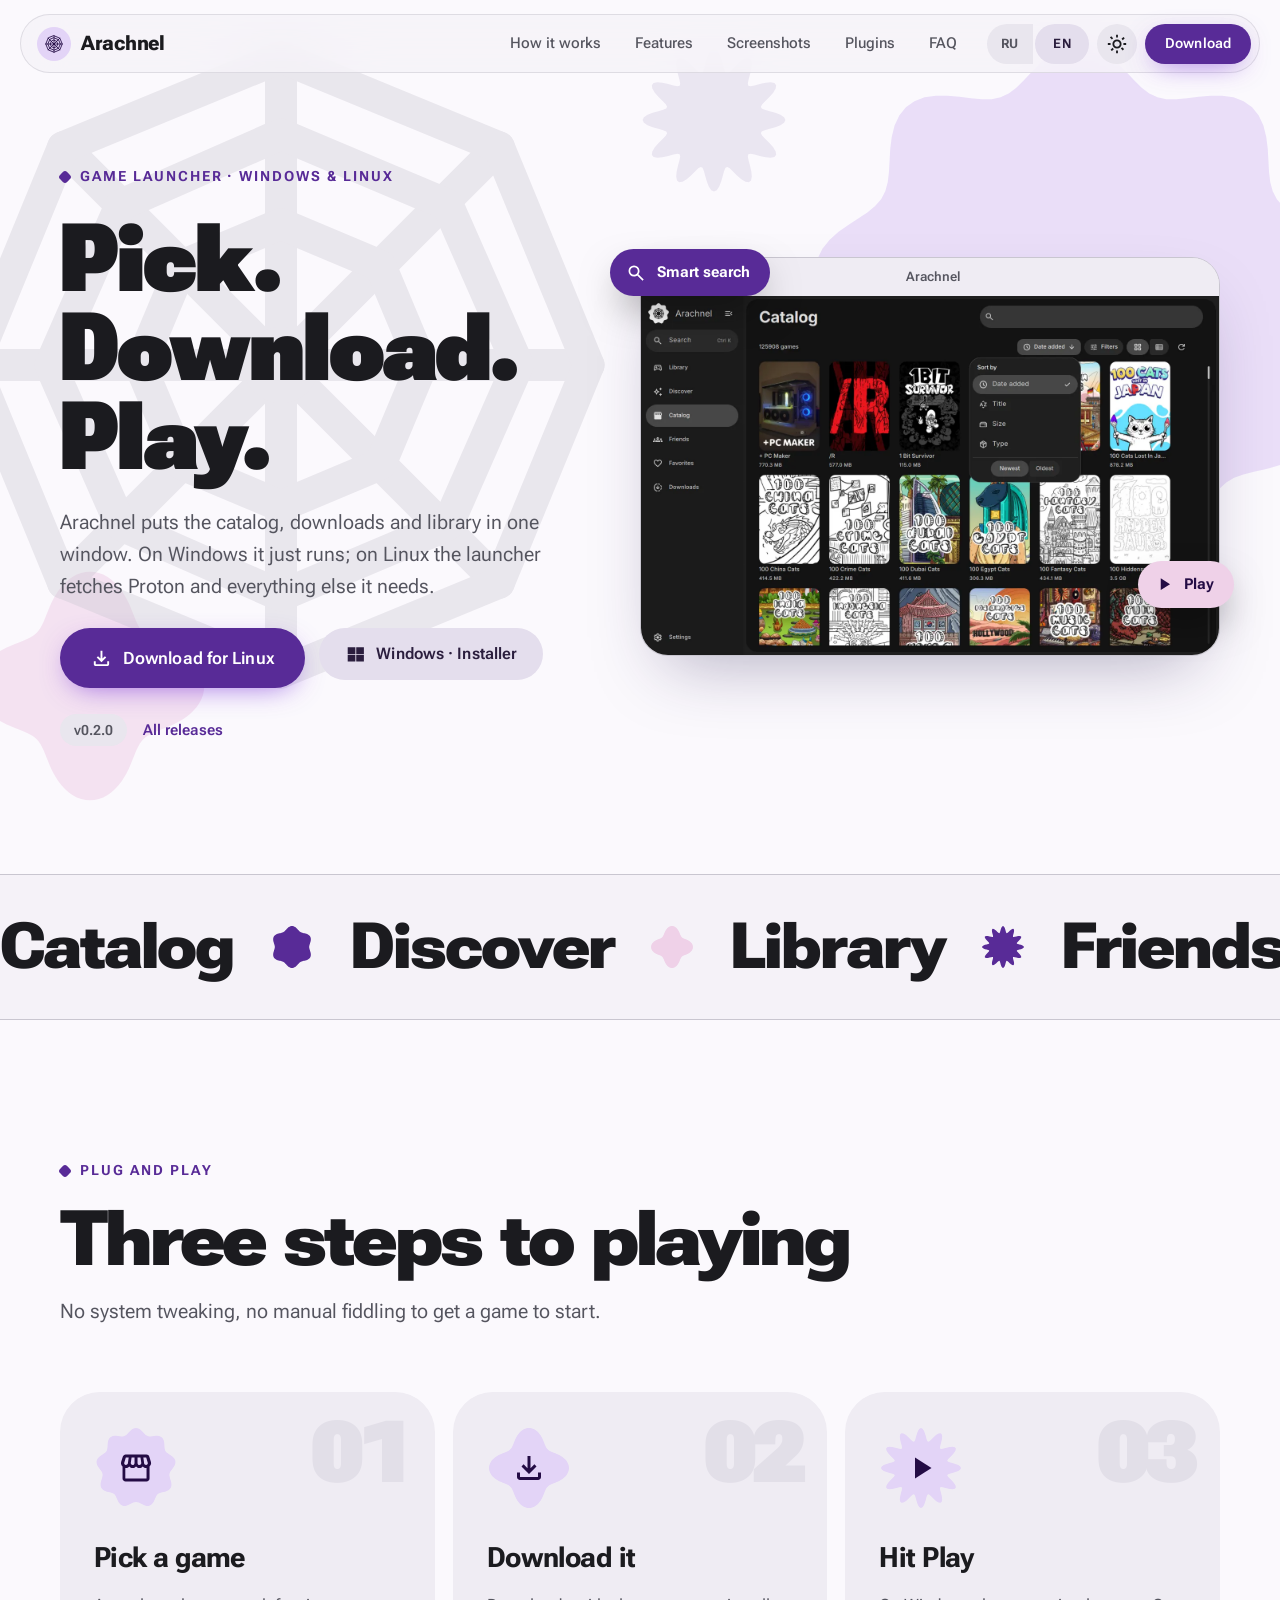
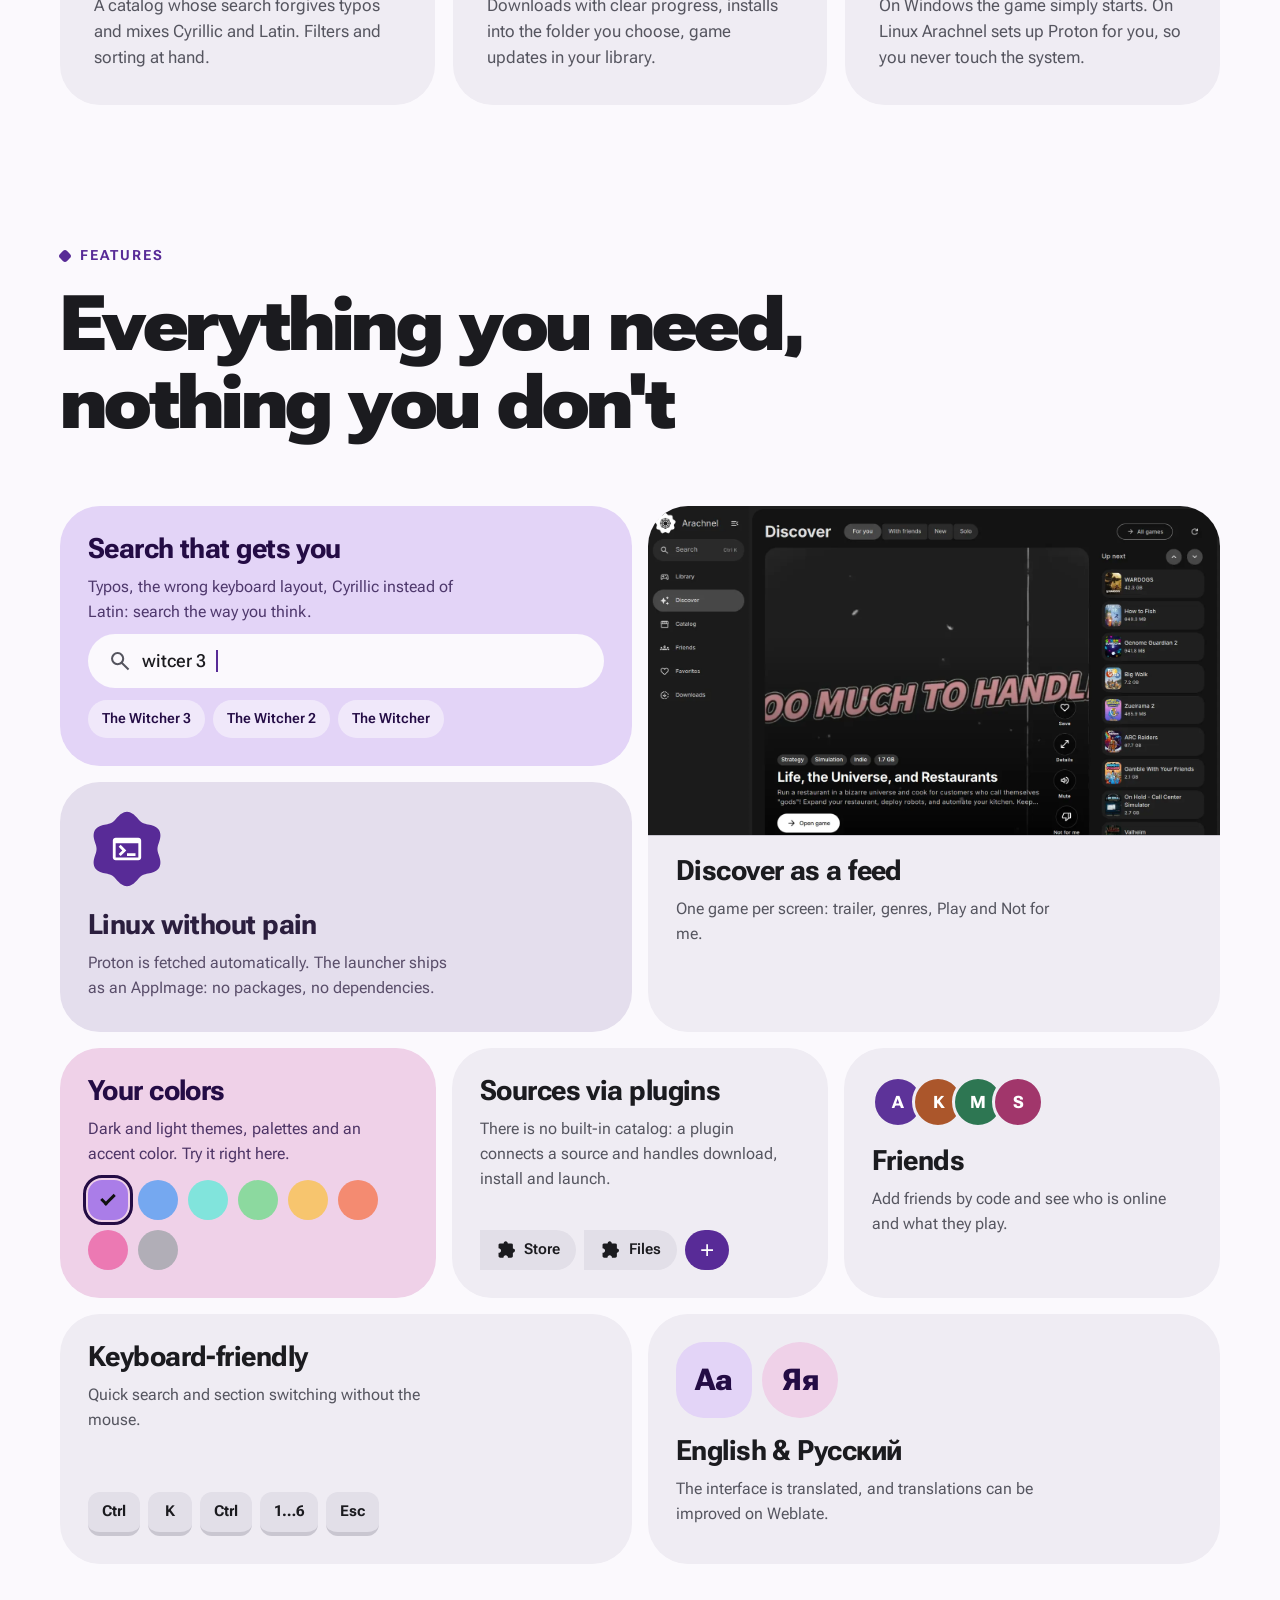
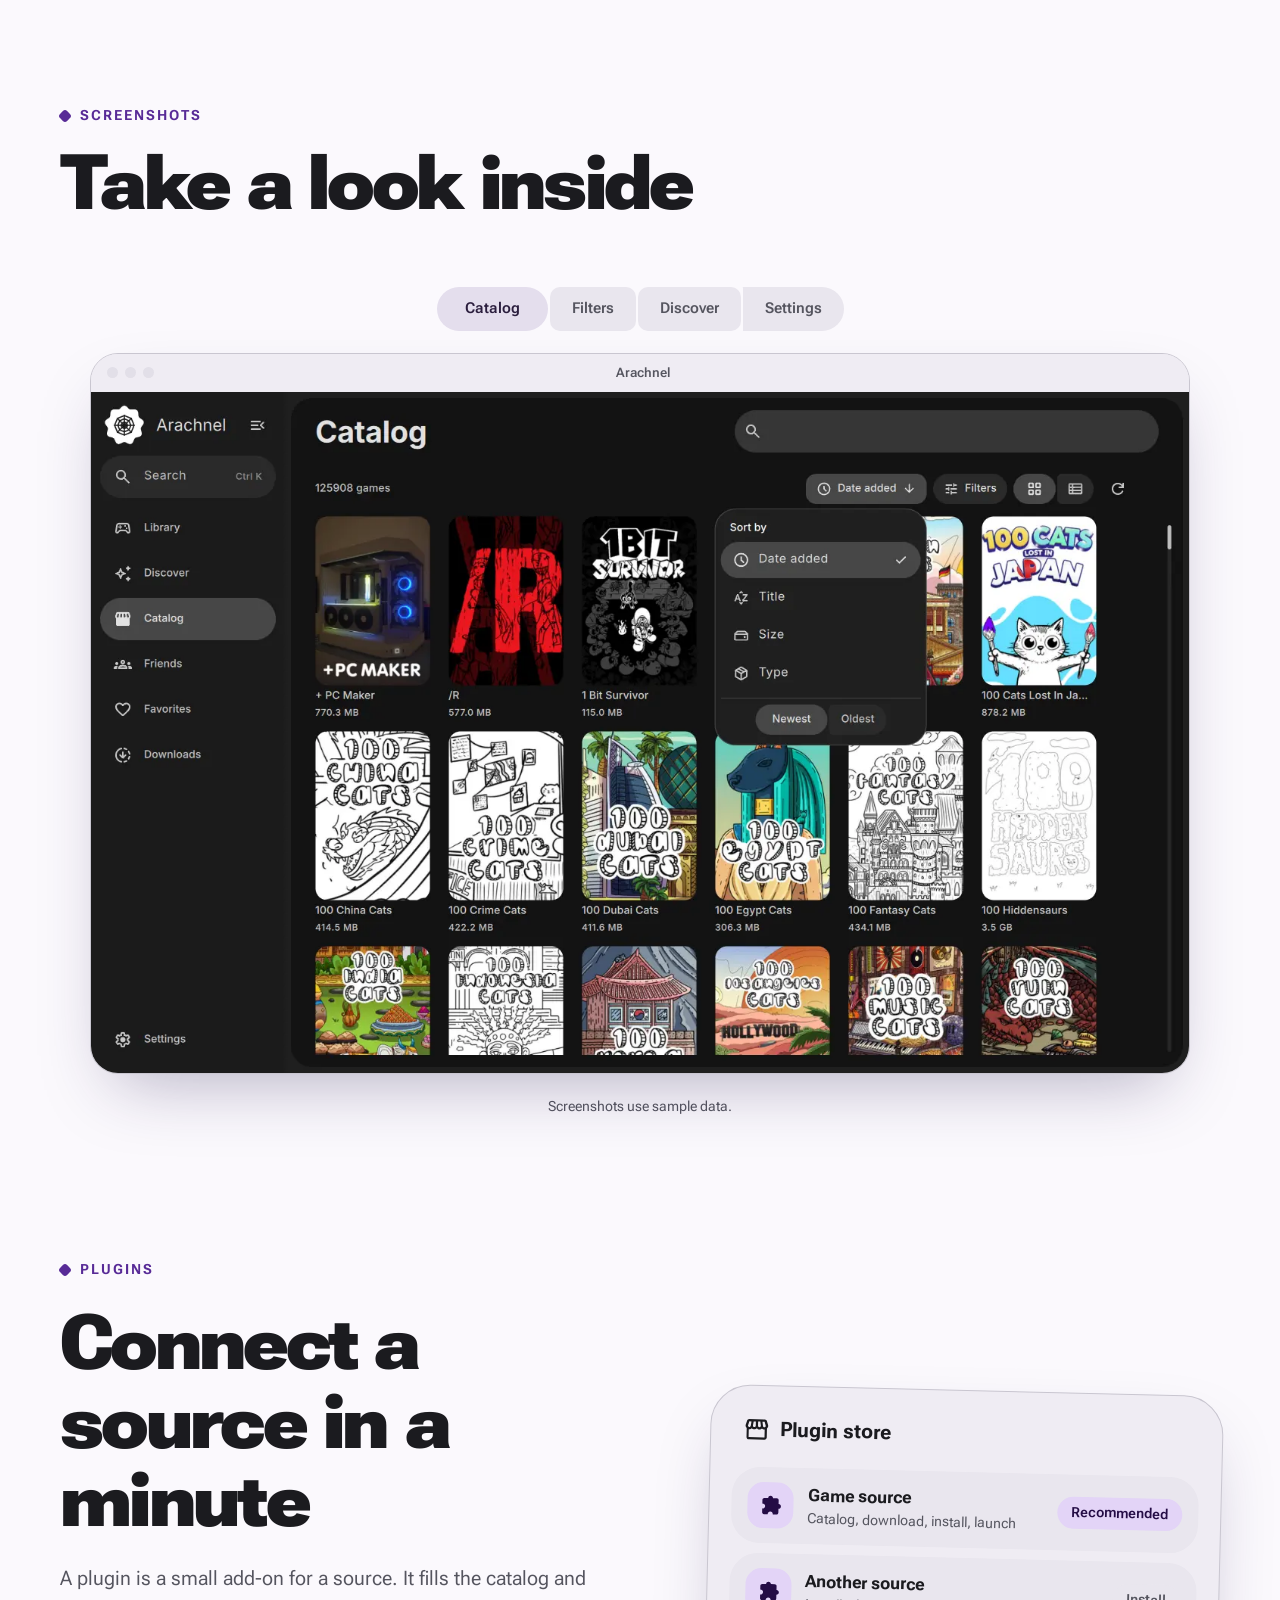
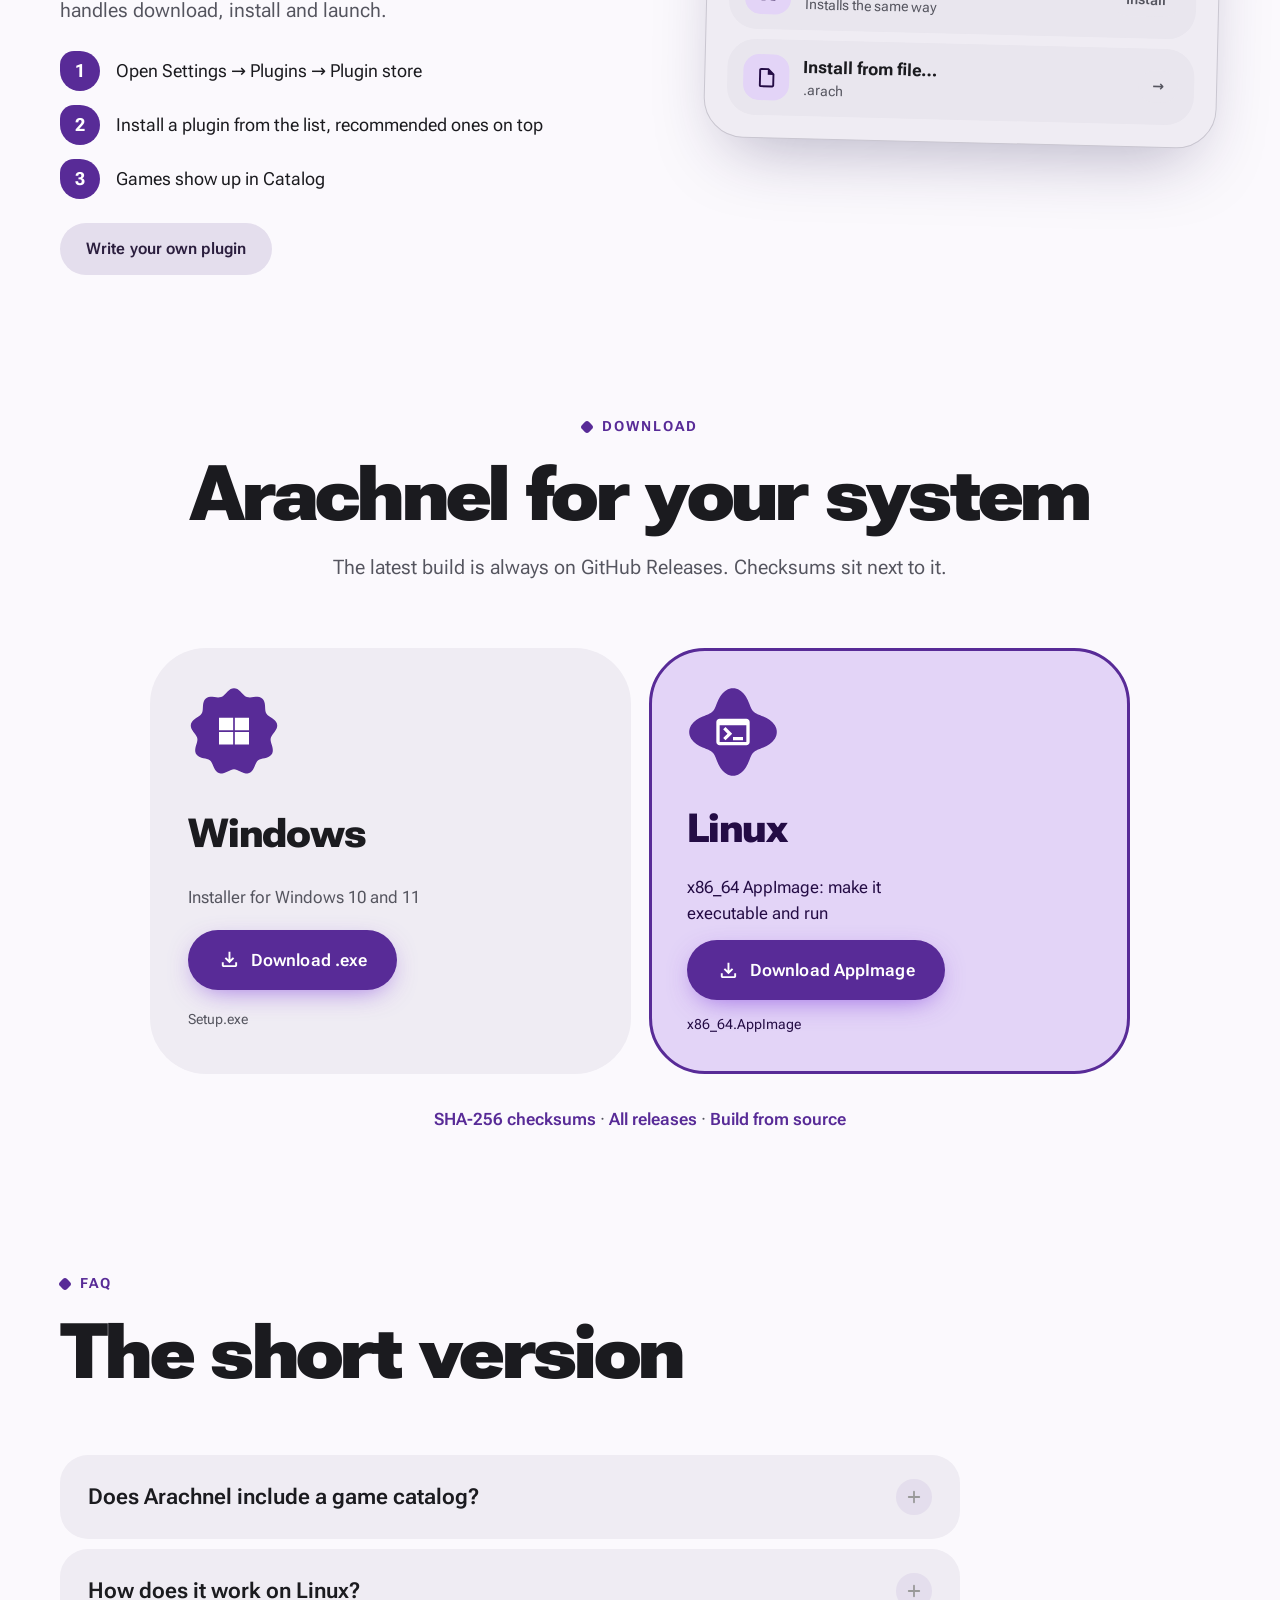
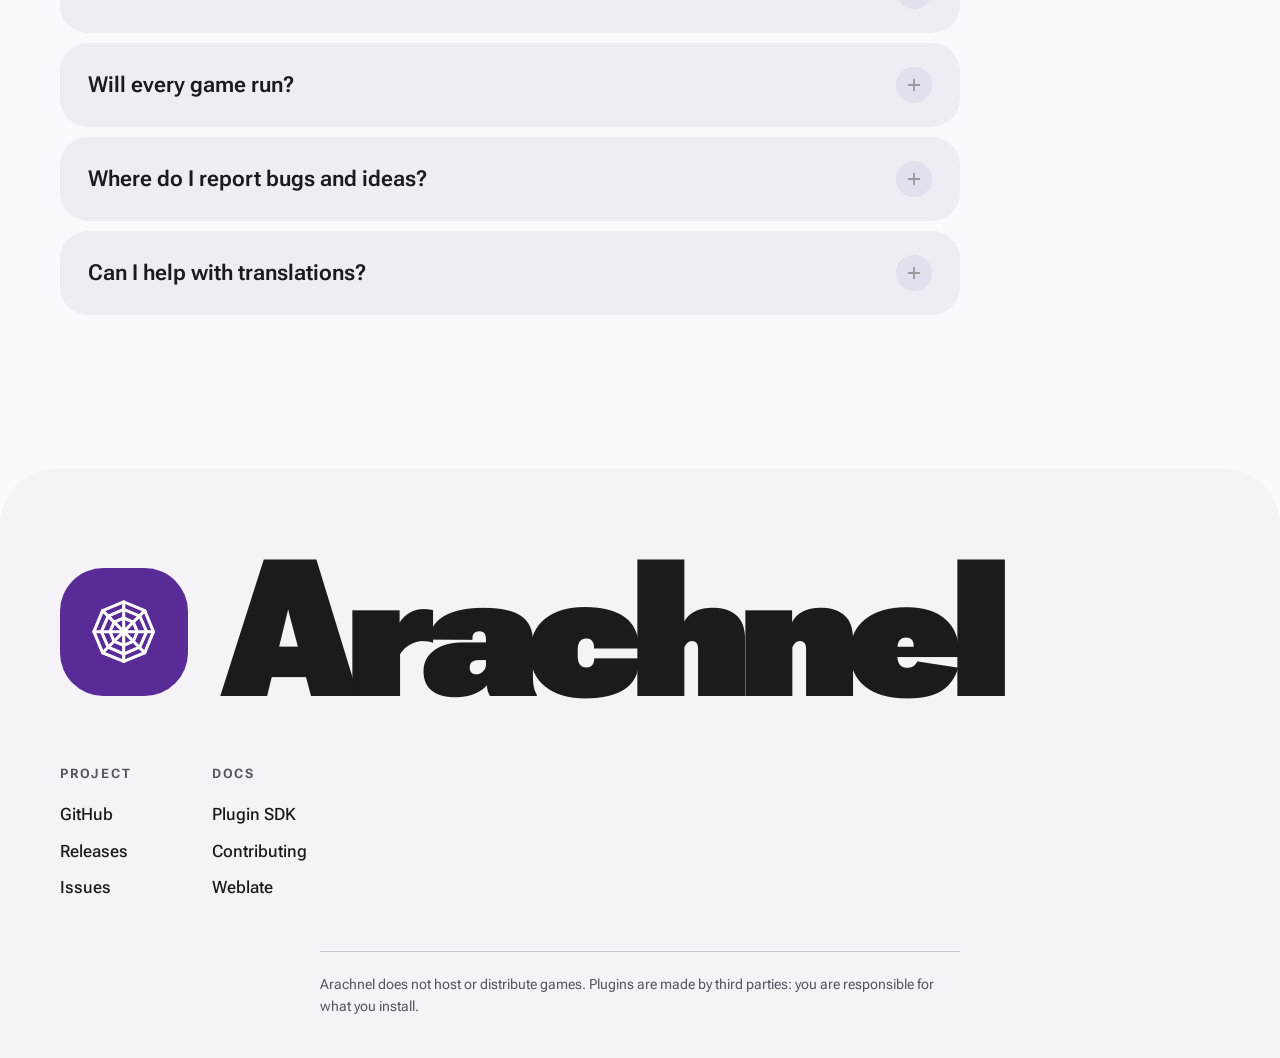
<file: index.html>
<!doctype html>
<html lang="ru" data-theme="dark">
<head>
  <meta charset="utf-8">
  <meta name="viewport" content="width=device-width, initial-scale=1">
  <title>Arachnel: лаунчер игр для Windows и Linux</title>
  <meta name="description" content="Arachnel — лаунчер игр для Windows и Linux. Выбрал игру, скачал, нажал «Играть». Каталог, подборки, библиотека и плагины в стиле Material 3 Expressive.">
  <meta name="theme-color" content="#151518">
  <link rel="canonical" href="https://arachnel.badkiko.ru/">
  <link rel="alternate" hreflang="ru" href="https://arachnel.badkiko.ru/">
  <link rel="alternate" hreflang="en" href="https://arachnel.badkiko.ru/en/">
  <link rel="alternate" hreflang="x-default" href="https://arachnel.badkiko.ru/">
  <meta property="og:type" content="website">
  <meta property="og:site_name" content="Arachnel">
  <meta property="og:title" content="Arachnel: лаунчер игр">
  <meta property="og:description" content="Выбрал игру, скачал, нажал «Играть». Для Windows и Linux.">
  <meta property="og:url" content="https://arachnel.badkiko.ru/">
  <meta property="og:locale" content="ru_RU">
  <meta property="og:image" content="https://arachnel.badkiko.ru/assets/img/catalog.webp">
  <link rel="icon" href="assets/favicon.svg" type="image/svg+xml">
  <link rel="preload" href="assets/fonts/roboto-flex-latin.woff2" as="font" type="font/woff2" crossorigin>
  <link rel="stylesheet" href="styles.css">
  <script>
    // Theme before first paint (no flash). A first visit to the Russian root from a non-Russian
    // browser goes to /en/ once; after the language switch is used the choice is remembered.
    (function () {
      try {
        var t = localStorage.getItem("ara-theme");
        if (!t) t = matchMedia("(prefers-color-scheme: light)").matches ? "light" : "dark";
        document.documentElement.dataset.theme = t;
        var saved = localStorage.getItem("ara-lang");
        var isRoot = document.documentElement.lang === "ru";
        var want = saved || ((navigator.language || "en").toLowerCase().indexOf("ru") === 0 ? "ru" : "en");
        if (isRoot && want === "en" && !/[?&]nolang/.test(location.search)) location.replace("en/");
      } catch (e) {}
    })();
  </script>
</head>
<body>
  <a class="skip" href="#main" data-i18n="skip">К содержимому</a>

  <!-- ============ Navigation ============ -->
  <header class="nav" id="nav">
    <a class="brand" href="#top" aria-label="Arachnel">
      <span class="brand-mark"><svg><use href="#web"/></svg></span>
      <span class="brand-name">Arachnel</span>
    </a>
    <nav class="nav-links" aria-label="Main">
      <a href="#how" data-i18n="nav.how">Как это работает</a>
      <a href="#features" data-i18n="nav.features">Возможности</a>
      <a href="#screens" data-i18n="nav.screens">Скриншоты</a>
      <a href="#plugins" data-i18n="nav.plugins">Плагины</a>
      <a href="#faq" data-i18n="nav.faq">Вопросы</a>
    </nav>
    <div class="nav-actions">
      <div class="seg" role="group" aria-label="Language">
        <a class="seg-btn" href="./" hreflang="ru" data-lang="ru" aria-pressed="true">RU</a>
        <a class="seg-btn" href="en/" hreflang="en" data-lang="en" aria-pressed="false">EN</a>
      </div>
      <button class="icon-btn" id="themeBtn" aria-label="Theme" title="Theme">
        <svg class="i-moon"><use href="#i-moon"/></svg><svg class="i-sun"><use href="#i-sun"/></svg>
      </button>
      <a class="btn btn-filled btn-sm nav-cta" href="#download" data-i18n="nav.download">Скачать</a>
    </div>
  </header>

  <main id="main">
    <!-- ============ Hero ============ -->
    <section class="hero" id="top">
      <div class="hero-bg" aria-hidden="true">
        <svg class="blob b1" data-shape="cookie9" viewBox="-1.05 -1.05 2.1 2.1"><path/></svg>
        <svg class="blob b2" data-shape="clover4" viewBox="-1.05 -1.05 2.1 2.1"><path/></svg>
        <svg class="blob b3" data-shape="burst" viewBox="-1.05 -1.05 2.1 2.1"><path/></svg>
        <svg class="web" viewBox="0 0 512 512"><use href="#web"/></svg>
      </div>

      <div class="hero-copy reveal">
        <p class="eyebrow"><span class="dot"></span><span data-i18n="hero.eyebrow">Лаунчер игр · Windows и Linux</span></p>
        <h1 class="display"><span class="wght" data-i18n="hero.title">Выбрал.<br>Скачал.<br>Играй.</span></h1>
        <p class="lead" data-i18n="hero.lead">Arachnel собирает каталог, загрузки и библиотеку в одном окне. На Windows всё просто запускается, на Linux лаунчер сам подтянет Proton и всё нужное.</p>
        <div class="cta">
          <a class="btn btn-filled btn-lg" id="ctaMain" href="https://github.com/BadKiko/Arachnel/releases/latest/download/Arachnel-Setup.exe">
            <svg class="ic"><use href="#i-download"/></svg>
            <span id="ctaMainText" data-i18n="cta.win">Скачать для Windows</span>
          </a>
          <a class="btn btn-tonal" id="ctaAlt" href="https://github.com/BadKiko/Arachnel/releases/latest/download/Arachnel-x86_64.AppImage">
            <svg class="ic"><use href="#i-linux"/></svg>
            <span id="ctaAltText" data-i18n="cta.linux">Linux · AppImage</span>
          </a>
        </div>
        <p class="meta"><span class="chip" id="verChip">v0.2.0</span><a class="link" href="https://github.com/BadKiko/Arachnel/releases" data-i18n="cta.all">Все релизы</a></p>
      </div>

      <figure class="hero-shot reveal" id="tilt">
        <div class="window">
          <div class="window-bar" aria-hidden="true"><i></i><i></i><i></i><span>Arachnel</span></div>
          <img src="assets/img/catalog.webp" width="1450" height="900" alt="Каталог Arachnel: сетка игр, сортировка по дате добавления" data-i18n-alt="alt.catalog" fetchpriority="high">
        </div>
        <div class="float f1"><svg class="ic"><use href="#i-search"/></svg><span data-i18n="float.search">Умный поиск</span></div>
        <div class="float f2"><svg class="ic"><use href="#i-play"/></svg><span data-i18n="float.play">Играть</span></div>
      </figure>
    </section>

    <!-- ============ Marquee ============ -->
    <div class="marquee" aria-hidden="true">
      <div class="marquee-track">
        <span data-i18n="m.catalog">Каталог</span><svg data-shape="cookie6" viewBox="-1.05 -1.05 2.1 2.1"><path/></svg>
        <span data-i18n="m.discover">Подборки</span><svg data-shape="clover4" viewBox="-1.05 -1.05 2.1 2.1"><path/></svg>
        <span data-i18n="m.library">Библиотека</span><svg data-shape="burst" viewBox="-1.05 -1.05 2.1 2.1"><path/></svg>
        <span data-i18n="m.friends">Друзья</span><svg data-shape="cookie9" viewBox="-1.05 -1.05 2.1 2.1"><path/></svg>
        <span data-i18n="m.downloads">Загрузки</span><svg data-shape="cookie12" viewBox="-1.05 -1.05 2.1 2.1"><path/></svg>
        <span data-i18n="m.plugins">Плагины</span><svg data-shape="clover8" viewBox="-1.05 -1.05 2.1 2.1"><path/></svg>
        <span data-i18n="m.catalog">Каталог</span><svg data-shape="cookie6" viewBox="-1.05 -1.05 2.1 2.1"><path/></svg>
        <span data-i18n="m.discover">Подборки</span><svg data-shape="clover4" viewBox="-1.05 -1.05 2.1 2.1"><path/></svg>
        <span data-i18n="m.library">Библиотека</span><svg data-shape="burst" viewBox="-1.05 -1.05 2.1 2.1"><path/></svg>
        <span data-i18n="m.friends">Друзья</span><svg data-shape="cookie9" viewBox="-1.05 -1.05 2.1 2.1"><path/></svg>
        <span data-i18n="m.downloads">Загрузки</span><svg data-shape="cookie12" viewBox="-1.05 -1.05 2.1 2.1"><path/></svg>
        <span data-i18n="m.plugins">Плагины</span><svg data-shape="clover8" viewBox="-1.05 -1.05 2.1 2.1"><path/></svg>
      </div>
    </div>

    <!-- ============ How ============ -->
    <section class="section" id="how">
      <header class="section-head reveal">
        <p class="eyebrow"><span class="dot"></span><span data-i18n="how.eyebrow">Plug and play</span></p>
        <h2 class="h2" data-i18n="how.title">Три шага, и вы в игре</h2>
        <p class="lead" data-i18n="how.lead">Никаких настроек системы и ручной возни с запуском.</p>
      </header>
      <ol class="steps">
        <li class="step reveal">
          <div class="step-shape"><svg data-shape="cookie9" viewBox="-1.05 -1.05 2.1 2.1"><path/></svg><svg class="ic"><use href="#i-storefront"/></svg></div>
          <span class="step-n">01</span>
          <h3 data-i18n="how.s1.t">Выберите игру</h3>
          <p data-i18n="how.s1.d">Каталог с поиском, который прощает опечатки и понимает кириллицу и латиницу. Фильтры и сортировка под рукой.</p>
        </li>
        <li class="step reveal" style="--d:.08s">
          <div class="step-shape"><svg data-shape="clover4" viewBox="-1.05 -1.05 2.1 2.1"><path/></svg><svg class="ic"><use href="#i-download"/></svg></div>
          <span class="step-n">02</span>
          <h3 data-i18n="how.s2.t">Скачайте</h3>
          <p data-i18n="how.s2.d">Загрузки с понятным прогрессом, установка в выбранную папку, обновления игр в библиотеке.</p>
        </li>
        <li class="step reveal" style="--d:.16s">
          <div class="step-shape"><svg data-shape="burst" viewBox="-1.05 -1.05 2.1 2.1"><path/></svg><svg class="ic"><use href="#i-play"/></svg></div>
          <span class="step-n">03</span>
          <h3 data-i18n="how.s3.t">Нажмите «Играть»</h3>
          <p data-i18n="how.s3.d">На Windows игра просто стартует. На Linux Arachnel сам настроит Proton, и вам не нужно трогать систему.</p>
        </li>
      </ol>
    </section>

    <!-- ============ Features (bento) ============ -->
    <section class="section" id="features">
      <header class="section-head reveal">
        <p class="eyebrow"><span class="dot"></span><span data-i18n="f.eyebrow">Возможности</span></p>
        <h2 class="h2" data-i18n="f.title">Всё нужное, и ничего лишнего</h2>
      </header>
      <div class="bento">
        <article class="tile t-search reveal">
          <h3 data-i18n="f.search.t">Поиск, который понимает</h3>
          <p data-i18n="f.search.d">Опечатки, раскладка и кириллица вместо латиницы: ищите так, как думаете.</p>
          <div class="demo-search" aria-hidden="true">
            <div class="pill"><svg class="ic"><use href="#i-search"/></svg><span class="typed" id="typed"></span><i class="caret"></i></div>
            <div class="hits"><span class="hit">The Witcher 3</span><span class="hit">Witch It</span><span class="hit">Witchfire</span></div>
          </div>
        </article>

        <article class="tile t-discover reveal" style="--d:.06s">
          <div class="tile-img"><img src="assets/img/discover.webp" width="1450" height="900" alt="Подборки: игра с трейлером и списком «Далее»" data-i18n-alt="alt.discover" loading="lazy"></div>
          <h3 data-i18n="f.discover.t">Подборки как лента</h3>
          <p data-i18n="f.discover.d">Одна игра на экран: трейлер, жанры, «Играть» и «Не моё».</p>
        </article>

        <article class="tile t-linux reveal" style="--d:.1s">
          <div class="tile-ic"><svg data-shape="cookie6" viewBox="-1.05 -1.05 2.1 2.1"><path/></svg><svg class="ic"><use href="#i-linux"/></svg></div>
          <h3 data-i18n="f.linux.t">Linux без боли</h3>
          <p data-i18n="f.linux.d">Proton подтягивается сам. Лаунчер ставится как AppImage, без пакетов и зависимостей.</p>
        </article>

        <article class="tile t-theme reveal" style="--d:.14s">
          <h3 data-i18n="f.theme.t">Ваши цвета</h3>
          <p data-i18n="f.theme.d">Тёмная и светлая тема, палитры и цвет акцента. Попробуйте прямо здесь.</p>
          <div class="swatches" id="swatches" role="radiogroup" aria-label="Accent"></div>
        </article>

        <article class="tile t-plugins reveal" style="--d:.18s">
          <h3 data-i18n="f.plugins.t">Источники через плагины</h3>
          <p data-i18n="f.plugins.d">В лаунчере нет встроенного каталога: плагин подключает источник и отвечает за скачивание, установку и запуск.</p>
          <div class="plug-row" aria-hidden="true"><span class="plug"><svg class="ic"><use href="#i-extension"/></svg>Store</span><span class="plug"><svg class="ic"><use href="#i-extension"/></svg>Files</span><span class="plug plug-add"><svg class="ic"><use href="#i-add"/></svg></span></div>
        </article>

        <article class="tile t-friends reveal" style="--d:.22s">
          <div class="avatars" aria-hidden="true"><i style="--h:265">A</i><i style="--h:20">K</i><i style="--h:150">M</i><i style="--h:330">S</i></div>
          <h3 data-i18n="f.friends.t">Друзья</h3>
          <p data-i18n="f.friends.d">Добавляйте друзей по коду и видьте, кто онлайн и во что играет.</p>
        </article>

        <article class="tile t-keys reveal" style="--d:.26s">
          <h3 data-i18n="f.keys.t">Для клавиатуры</h3>
          <p data-i18n="f.keys.d">Быстрый поиск и переключение разделов без мыши.</p>
          <div class="keys" aria-hidden="true"><kbd>Ctrl</kbd><kbd>K</kbd><kbd>Ctrl</kbd><kbd>1…6</kbd><kbd>Esc</kbd></div>
        </article>

        <article class="tile t-lang reveal" style="--d:.3s">
          <div class="big-lang" aria-hidden="true"><span>Aa</span><span>Яя</span></div>
          <h3 data-i18n="f.lang.t">Русский и English</h3>
          <p data-i18n="f.lang.d">Интерфейс переведён, переводы можно улучшать на Weblate.</p>
        </article>
      </div>
    </section>

    <!-- ============ Screens ============ -->
    <section class="section" id="screens">
      <header class="section-head reveal">
        <p class="eyebrow"><span class="dot"></span><span data-i18n="s.eyebrow">Скриншоты</span></p>
        <h2 class="h2" data-i18n="s.title">Посмотрите изнутри</h2>
      </header>
      <div class="shots reveal">
        <div class="chips" role="tablist" aria-label="Screenshots" id="shotTabs">
          <button class="chip-btn" role="tab" aria-selected="true" data-shot="catalog" data-i18n="s.catalog">Каталог</button>
          <button class="chip-btn" role="tab" aria-selected="false" data-shot="filters" data-i18n="s.filters">Фильтры</button>
          <button class="chip-btn" role="tab" aria-selected="false" data-shot="discover" data-i18n="s.discover">Подборки</button>
          <button class="chip-btn" role="tab" aria-selected="false" data-shot="settings" data-i18n="s.settings">Настройки</button>
        </div>
        <div class="window big">
          <div class="window-bar" aria-hidden="true"><i></i><i></i><i></i><span>Arachnel</span></div>
          <div class="stack" id="shotStack">
            <img class="on" data-shot="catalog" src="assets/img/catalog.webp" width="1450" height="900" alt="Каталог Arachnel: сетка игр, сортировка по дате добавления" data-i18n-alt="alt.catalog" loading="lazy">
            <img data-shot="filters" src="assets/img/filters.webp" width="1450" height="900" alt="Лист фильтров каталога" data-i18n-alt="alt.filters" loading="lazy">
            <img data-shot="discover" src="assets/img/discover.webp" width="1450" height="900" alt="Подборки: игра с трейлером и списком «Далее»" data-i18n-alt="alt.discover" loading="lazy">
            <img data-shot="settings" src="assets/img/settings.webp" width="1450" height="900" alt="Настройки внешнего вида" data-i18n-alt="alt.settings" loading="lazy">
          </div>
        </div>
        <p class="note" data-i18n="s.note">На скриншотах тестовые данные.</p>
      </div>
    </section>

    <!-- ============ Plugins ============ -->
    <section class="section" id="plugins">
      <div class="split">
        <div class="reveal">
          <p class="eyebrow"><span class="dot"></span><span data-i18n="p.eyebrow">Плагины</span></p>
          <h2 class="h2" data-i18n="p.title">Подключите источник за минуту</h2>
          <p class="lead" data-i18n="p.lead">Плагин это маленькая надстройка к источнику. Он наполняет каталог и берёт на себя скачивание, установку и запуск.</p>
          <ol class="mini-steps">
            <li><b>1</b><span data-i18n="p.s1">Откройте «Настройки → Плагины → Магазин плагинов»</span></li>
            <li><b>2</b><span data-i18n="p.s2">Установите плагин из списка, рекомендованные сверху</span></li>
            <li><b>3</b><span data-i18n="p.s3">Игры появятся в «Каталоге»</span></li>
          </ol>
          <div class="cta">
            <a class="btn btn-tonal" href="https://github.com/BadKiko/Arachnel/blob/master/docs/PLUGIN_SDK.md" data-i18n="p.sdk">Написать свой плагин</a>
          </div>
        </div>
        <div class="reveal" style="--d:.1s">
          <div class="plug-card">
            <div class="plug-card-head"><svg class="ic"><use href="#i-storefront"/></svg><span data-i18n="p.store">Магазин плагинов</span></div>
            <div class="plug-item"><span class="pi"><svg class="ic"><use href="#i-extension"/></svg></span><div><b data-i18n="p.i1">Источник игр</b><small data-i18n="p.i1d">Каталог, загрузка, установка, запуск</small></div><span class="chip chip-p" data-i18n="p.rec">Рекомендуем</span></div>
            <div class="plug-item"><span class="pi"><svg class="ic"><use href="#i-extension"/></svg></span><div><b data-i18n="p.i2">Ещё один источник</b><small data-i18n="p.i2d">Устанавливается так же</small></div><span class="chip" data-i18n="p.install">Установить</span></div>
            <div class="plug-item"><span class="pi"><svg class="ic"><use href="#i-file"/></svg></span><div><b data-i18n="p.i3">Установить из файла…</b><small>.arach</small></div><span class="chip">→</span></div>
          </div>
        </div>
      </div>
    </section>

    <!-- ============ Download ============ -->
    <section class="section" id="download">
      <header class="section-head center reveal">
        <p class="eyebrow"><span class="dot"></span><span data-i18n="d.eyebrow">Скачать</span></p>
        <h2 class="h2" data-i18n="d.title">Arachnel для вашей системы</h2>
        <p class="lead" data-i18n="d.lead">Свежая сборка всегда на GitHub Releases. Контрольные суммы лежат рядом.</p>
      </header>
      <div class="dl-grid">
        <article class="dl reveal" id="dlWin">
          <div class="dl-shape"><svg data-shape="cookie9" viewBox="-1.05 -1.05 2.1 2.1"><path/></svg><svg class="ic"><use href="#i-windows"/></svg></div>
          <h3>Windows</h3>
          <p data-i18n="d.win">Установщик для Windows 10 и 11</p>
          <a class="btn btn-filled btn-lg" href="https://github.com/BadKiko/Arachnel/releases/latest/download/Arachnel-Setup.exe"><svg class="ic"><use href="#i-download"/></svg><span data-i18n="d.getwin">Скачать .exe</span></a>
          <small class="size" id="sizeWin">Setup.exe</small>
        </article>
        <article class="dl reveal" id="dlLinux" style="--d:.08s">
          <div class="dl-shape"><svg data-shape="clover4" viewBox="-1.05 -1.05 2.1 2.1"><path/></svg><svg class="ic"><use href="#i-linux"/></svg></div>
          <h3>Linux</h3>
          <p data-i18n="d.linux">AppImage для x86_64: сделайте исполняемым и запускайте</p>
          <a class="btn btn-filled btn-lg" href="https://github.com/BadKiko/Arachnel/releases/latest/download/Arachnel-x86_64.AppImage"><svg class="ic"><use href="#i-download"/></svg><span data-i18n="d.getlinux">Скачать AppImage</span></a>
          <small class="size" id="sizeLinux">x86_64.AppImage</small>
        </article>
      </div>
      <p class="center-note reveal"><a class="link" href="https://github.com/BadKiko/Arachnel/releases/latest/download/checksums.sha256" data-i18n="d.sums">Контрольные суммы SHA-256</a> · <a class="link" href="https://github.com/BadKiko/Arachnel/releases" data-i18n="cta.all">Все релизы</a> · <a class="link" href="https://github.com/BadKiko/Arachnel/blob/master/CONTRIBUTING.md" data-i18n="d.build">Сборка из исходников</a></p>
    </section>

    <!-- ============ FAQ ============ -->
    <section class="section" id="faq">
      <header class="section-head reveal">
        <p class="eyebrow"><span class="dot"></span><span data-i18n="q.eyebrow">Вопросы</span></p>
        <h2 class="h2" data-i18n="q.title">Коротко о главном</h2>
      </header>
      <div class="faq">
        <details class="reveal"><summary data-i18n="q.1q">Есть ли в Arachnel каталог игр?</summary><p data-i18n="q.1a">Встроенного каталога нет. Источники подключаются плагинами: плагин заполняет «Каталог» и отвечает за скачивание, установку и запуск.</p></details>
        <details class="reveal"><summary data-i18n="q.2q">Как это работает на Linux?</summary><p data-i18n="q.2a">Лаунчер сам подтягивает Proton и всё, что нужно для запуска, чтобы вам не пришлось настраивать систему вручную.</p></details>
        <details class="reveal"><summary data-i18n="q.3q">Запустится ли любая игра?</summary><p data-i18n="q.3a">Нет. Игры с DRM или античитом могут не работать. Это зависит от самой игры и источника.</p></details>
        <details class="reveal"><summary data-i18n="q.4q">Куда сообщать об ошибках и идеях?</summary><p><span data-i18n="q.4a">В</span> <a class="link" href="https://github.com/BadKiko/Arachnel/issues">GitHub Issues</a>.</p></details>
        <details class="reveal"><summary data-i18n="q.5q">Можно ли помочь с переводом?</summary><p><span data-i18n="q.5a">Да, переводы живут на</span> <a class="link" href="https://hosted.weblate.org/engage/arachnel/">Weblate</a>.</p></details>
      </div>
    </section>
  </main>

  <!-- ============ Footer ============ -->
  <footer class="footer">
    <div class="foot-top">
      <div class="foot-mark"><svg><use href="#web"/></svg></div>
      <div class="foot-word" aria-hidden="true">Arachnel</div>
    </div>
    <div class="foot-cols">
      <div>
        <h4 data-i18n="ft.proj">Проект</h4>
        <a href="https://github.com/BadKiko/Arachnel">GitHub</a>
        <a href="https://github.com/BadKiko/Arachnel/releases">Releases</a>
        <a href="https://github.com/BadKiko/Arachnel/issues">Issues</a>
      </div>
      <div>
        <h4 data-i18n="ft.docs">Документация</h4>
        <a href="https://github.com/BadKiko/Arachnel/blob/master/docs/PLUGIN_SDK.md">Plugin SDK</a>
        <a href="https://github.com/BadKiko/Arachnel/blob/master/CONTRIBUTING.md">Contributing</a>
        <a href="https://hosted.weblate.org/engage/arachnel/">Weblate</a>
      </div>
    </div>
    <p class="legal" data-i18n="ft.legal">Arachnel не хранит и не распространяет игры. Плагины создают сторонние авторы: вы отвечаете за то, что устанавливаете.</p>
  </footer>

  <!-- ============ Icons ============ -->
  <svg width="0" height="0" style="position:absolute" aria-hidden="true">
    <defs>
      <symbol id="web" viewBox="0 0 512 512"><g fill="none" stroke="currentColor" stroke-width="20" stroke-linecap="round" stroke-linejoin="round"><path d="M256 256V64M256 256l136-136M256 256h192M256 256l136 136M256 256v192M256 256L120 392M256 256H64M256 256L120 120"/><path d="M256 168l62 26 26 62-26 62-62 26-62-26-26-62 26-62z"/><path d="M256 112l104 44 44 100-44 100-104 44-100-44-44-100 44-100z"/><path d="M256 64l136 56 56 136-56 136-136 56-136-56-56-136 56-136z"/></g><circle cx="256" cy="256" r="24" fill="currentColor"/></symbol>
      <symbol id="i-download" viewBox="0 -960 960 960"><path fill="currentColor" d="M480-320 280-520l56-58 104 104v-326h80v326l104-104 56 58-200 200ZM240-160q-33 0-56.5-23.5T160-240v-120h80v120h480v-120h80v120q0 33-23.5 56.5T720-160H240Z"/></symbol>
      <symbol id="i-play" viewBox="0 -960 960 960"><path fill="currentColor" d="M320-200v-560l440 280-440 280Z"/></symbol>
      <symbol id="i-search" viewBox="0 -960 960 960"><path fill="currentColor" d="M784-120 532-372q-30 24-69 38t-83 14q-109 0-184.500-75.500T120-580q0-109 75.500-184.500T380-840q109 0 184.500 75.500T640-580q0 44-14 83t-38 69l252 252-56 56ZM380-400q75 0 127.500-52.500T560-580q0-75-52.500-127.500T380-760q-75 0-127.500 52.500T200-580q0 75 52.500 127.500T380-400Z"/></symbol>
      <symbol id="i-storefront" viewBox="0 -960 960 960"><path fill="currentColor" d="M841-518v318q0 33-23.500 56.500T761-120H201q-33 0-56.500-23.500T121-200v-318q-23-21-35.500-54t-.5-72l42-136q8-26 28.500-43t47.500-17h556q27 0 47 16.500t29 43.500l42 136q12 39-.500 71.500T841-518Zm-272-42q27 0 41-18.500t11-41.500l-22-140h-78v148q0 21 14 36.500t34 15.500Zm-180 0q23 0 37.500-15.500T441-612v-148h-78l-22 140q-4 24 10.500 42t37.500 18Zm-178 0q18 0 31.500-12.500T263-603l22-157h-76l-42 142q-6 17 6.500 37.500T211-560Zm538 0q22 0 37-20t8-37l-42-143h-76l22 157q2 18 15.500 30.500T749-560ZM201-200h560v-282q-5 2-6.500 2H751q-27 0-47.500-9T663-518q-18 18-41 28t-49 10q-27 0-50.500-10T481-518q-18 18-41.500 28T389-480q-26 0-49-10t-41-28q-20 21-40.500 29.500T209-480h-8q-1 0-3-1.500t-3-.5v282Zm560 0H201h560Z"/></symbol>
      <symbol id="i-linux" viewBox="0 -960 960 960"><path fill="currentColor" d="M160-160q-33 0-56.500-23.500T80-240v-480q0-33 23.500-56.500T160-800h640q33 0 56.500 23.500T880-720v480q0 33-23.500 56.500T800-160H160Zm0-80h640v-400H160v400Zm140-40-56-56 104-104-104-104 56-56 160 160-160 160Zm180 0v-80h240v80H480Z"/></symbol>
      <symbol id="i-windows" viewBox="0 -960 960 960"><path fill="currentColor" d="M120-520v-300h340v300H120Zm0 340v-300h340v300H120Zm380-340v-300h340v300H500Zm0 340v-300h340v300H500Z"/></symbol>
      <symbol id="i-extension" viewBox="0 -960 960 960"><path fill="currentColor" d="M352-120H200q-33 0-56.500-23.500T120-200v-152q48 0 84-30.500t36-77.500q0-47-36-77.500T120-568v-152q0-33 23.500-56.500T200-800h160q0-42 29-71t71-29q42 0 71 29t29 71h160q33 0 56.500 23.500T800-720v160q42 0 71 29t29 71q0 42-29 71t-71 29v160q0 33-23.500 56.500T720-120H568q0-50-31.500-85T460-240q-45 0-76.500 35T352-120Z"/></symbol>
      <symbol id="i-add" viewBox="0 -960 960 960"><path fill="currentColor" d="M440-440H200v-80h240v-240h80v240h240v80H520v240h-80v-240Z"/></symbol>
      <symbol id="i-file" viewBox="0 -960 960 960"><path fill="currentColor" d="M240-80q-33 0-56.500-23.500T160-160v-640q0-33 23.500-56.500T240-880h320l240 240v480q0 33-23.500 56.500T720-80H240Zm280-520v-200H240v640h480v-440H520Z"/></symbol>
      <symbol id="i-moon" viewBox="0 -960 960 960"><path fill="currentColor" d="M480-120q-150 0-255-105T120-480q0-150 105-255t255-105q14 0 27.500 1t26.500 3q-41 29-65.500 75.500T444-660q0 90 63 153t153 63q55 0 101-24.500t75-65.500q2 13 3 26.500t1 27.500q0 150-105 255T480-120Z"/></symbol>
      <symbol id="i-sun" viewBox="0 -960 960 960"><path fill="currentColor" d="M480-360q50 0 85-35t35-85q0-50-35-85t-85-35q-50 0-85 35t-35 85q0 50 35 85t85 35Zm0 80q-83 0-141.500-58.500T280-480q0-83 58.500-141.500T480-680q83 0 141.500 58.500T680-480q0 83-58.500 141.500T480-280ZM80-440v-80h120v80H80Zm680 0v-80h120v80H760ZM440-760v-120h80v120h-80Zm0 680v-120h80v120h-80ZM256-676l-85-85 57-57 85 85-57 57Zm476 476-85-85 57-57 85 85-57 57ZM676-704l85-85 57 57-85 85-57-57ZM200-228l85-85 57 57-85 85-57-57Z"/></symbol>
    </defs>
  </svg>

  <script src="app.js" defer></script>
</body>
</html>
</file>
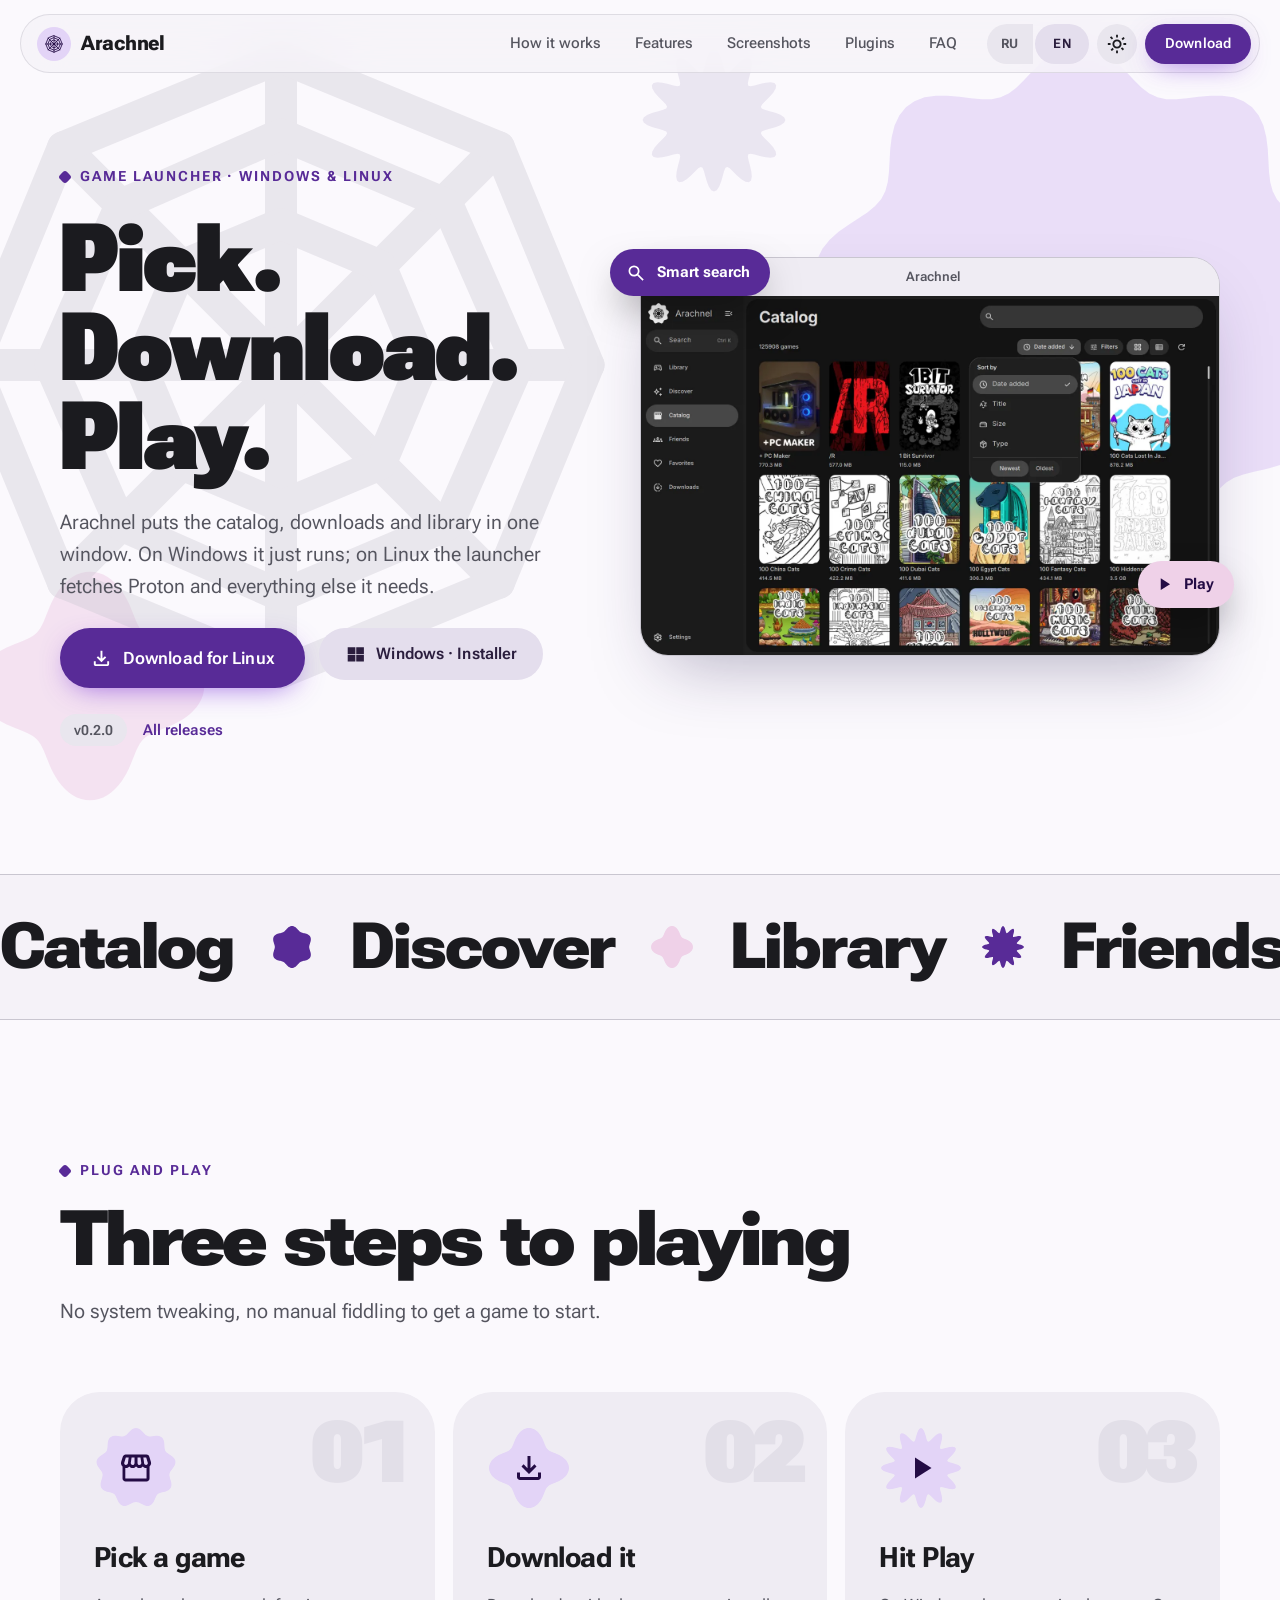
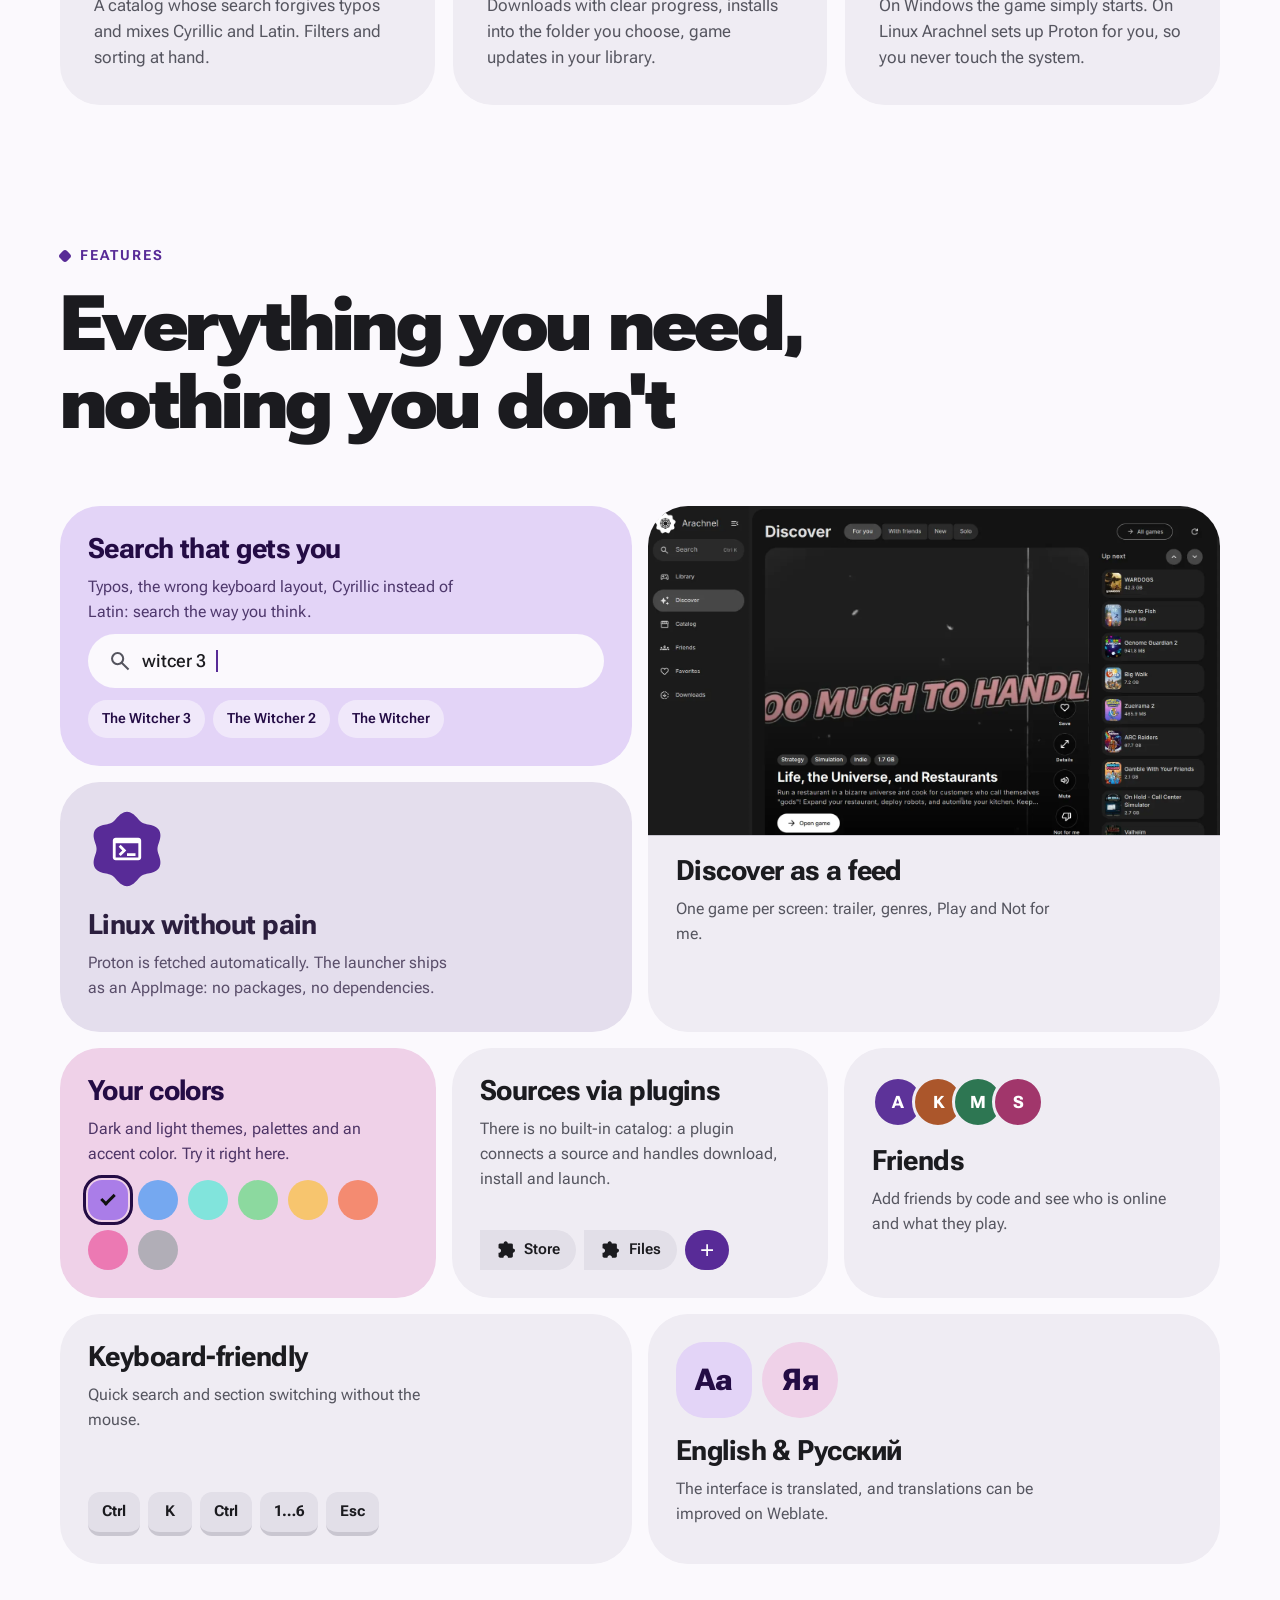
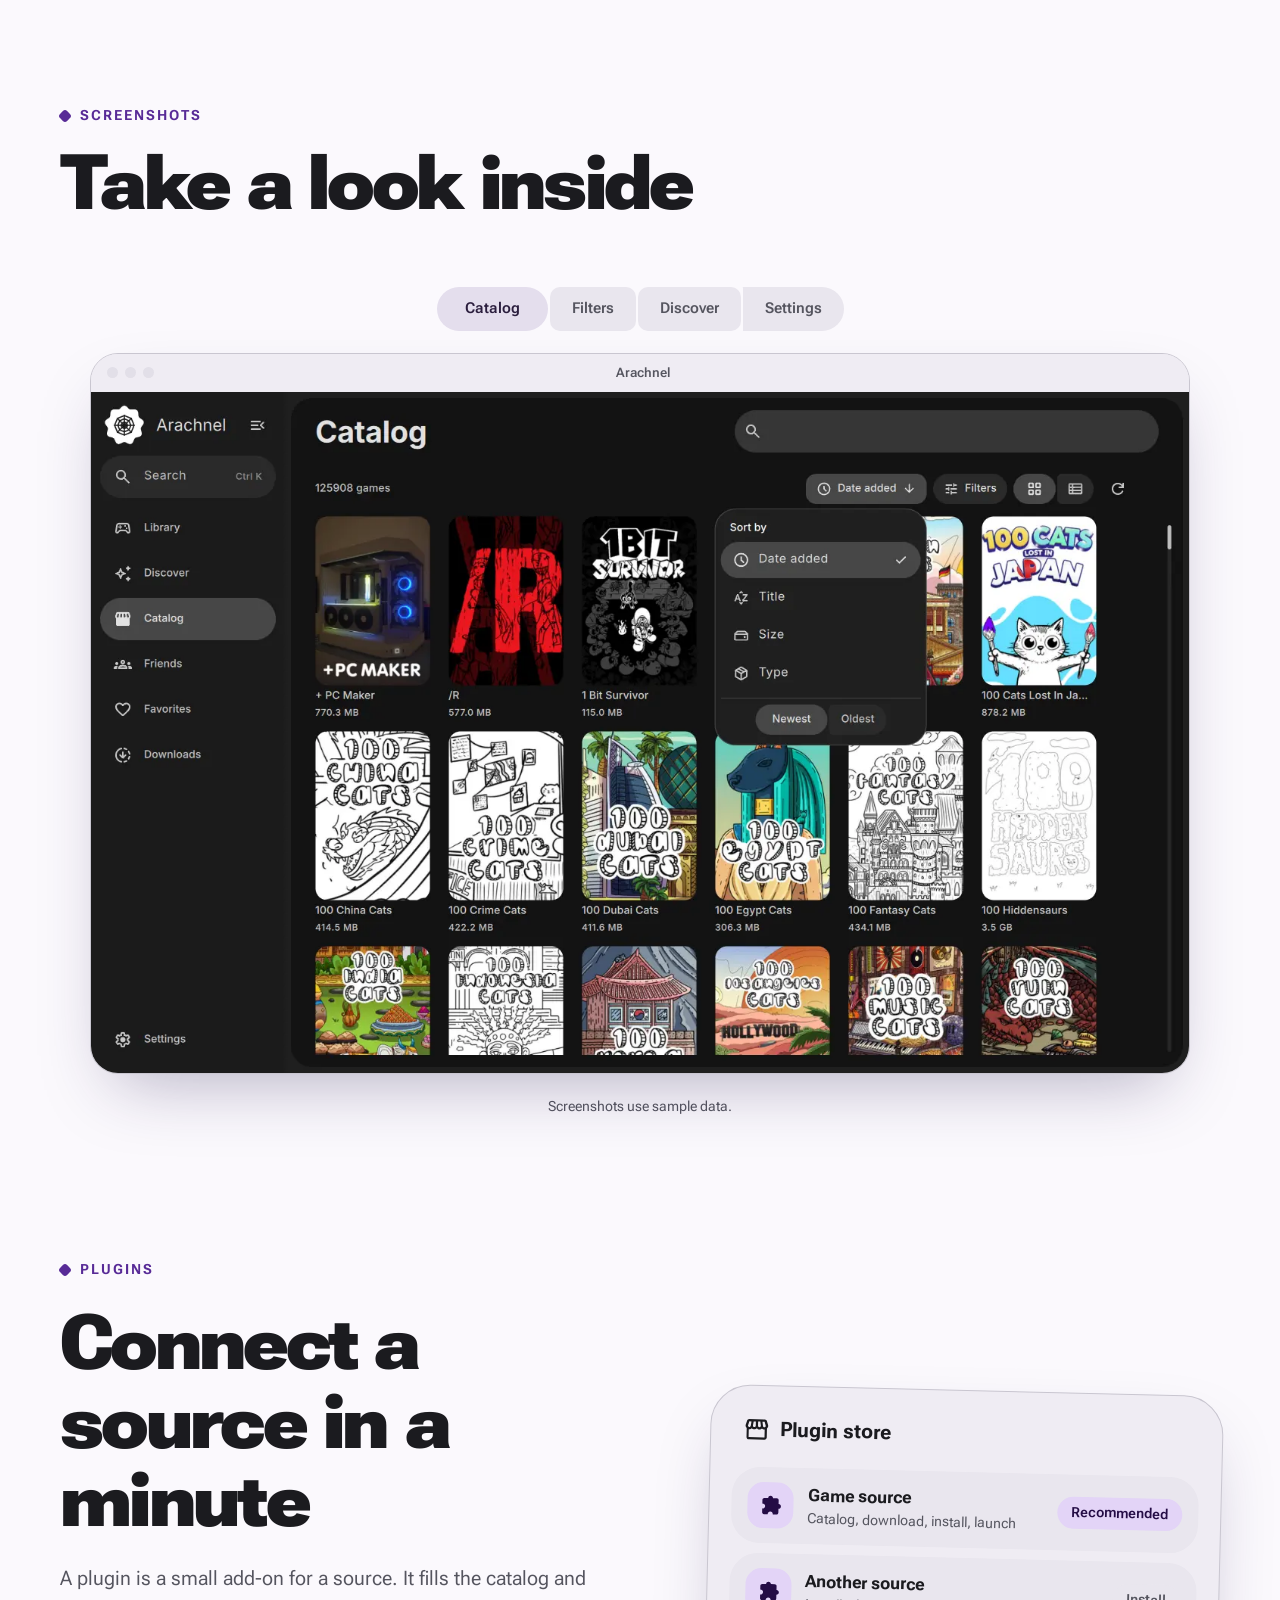
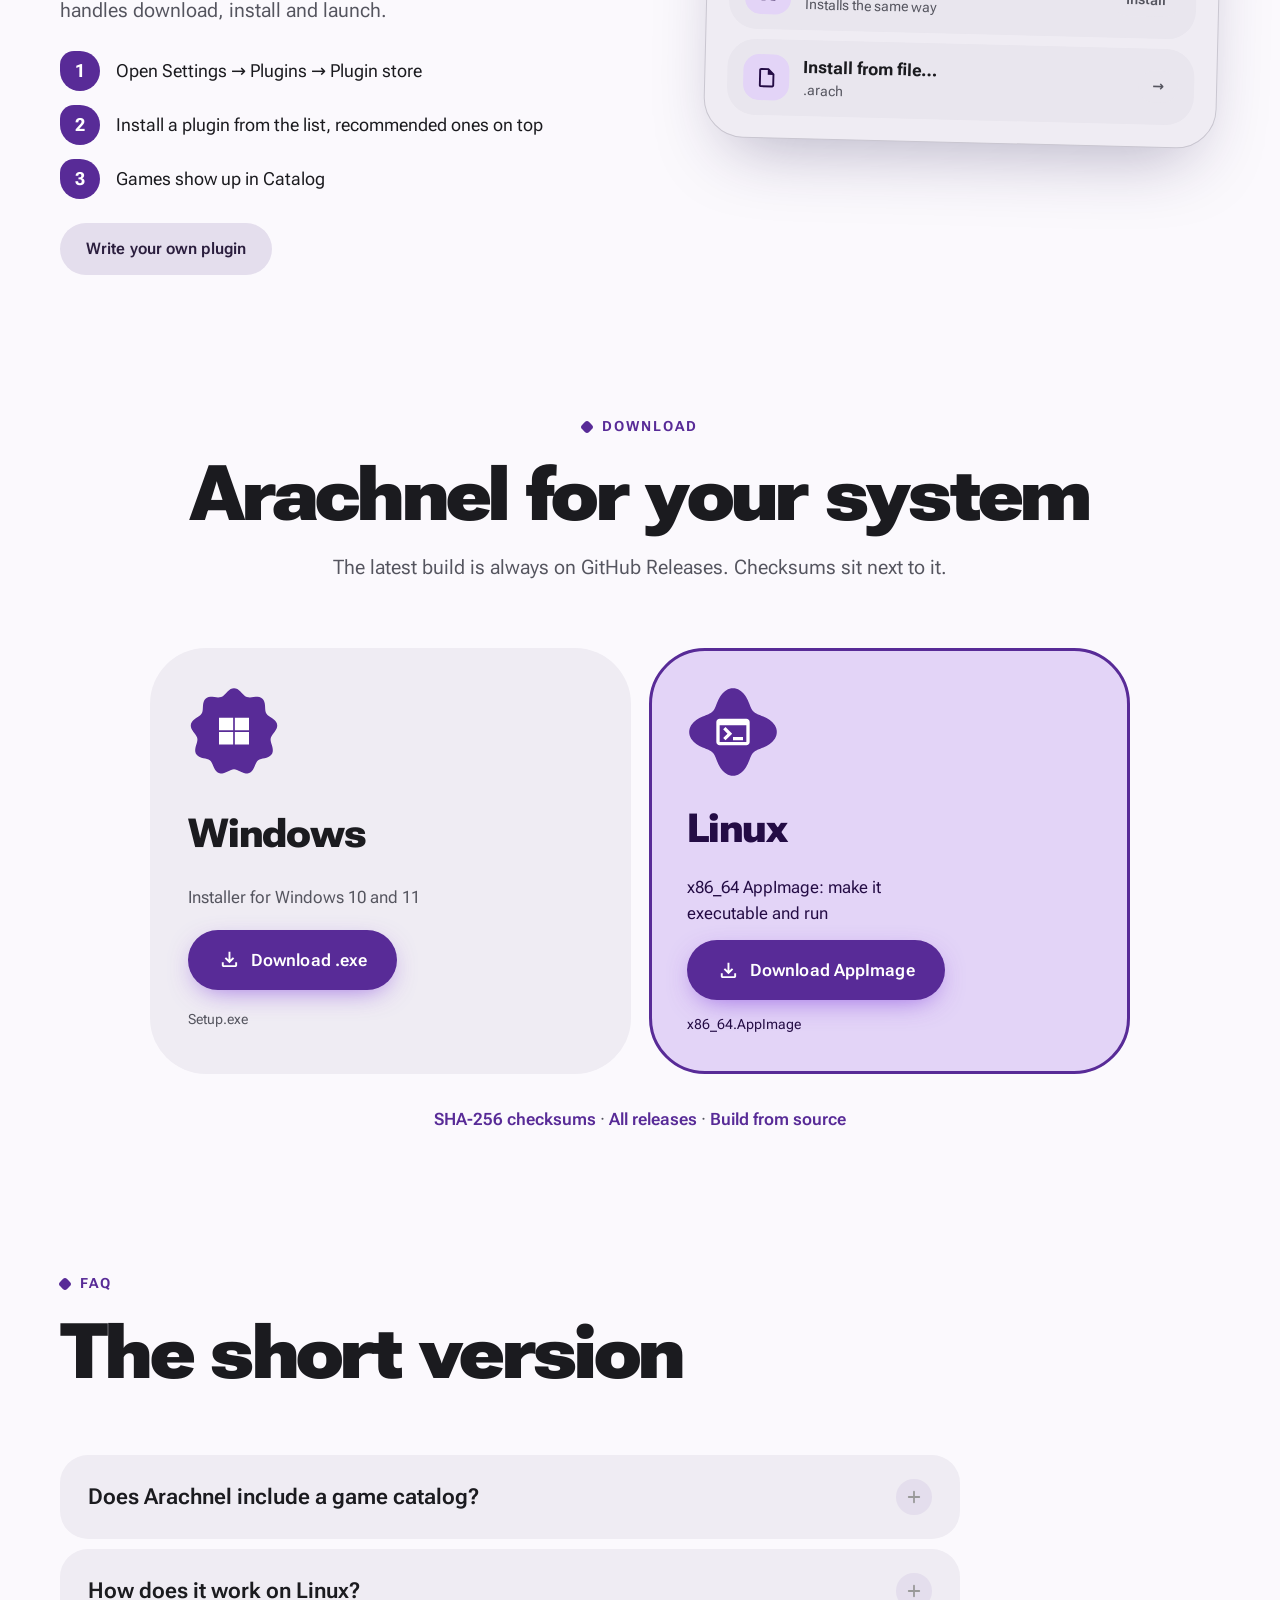
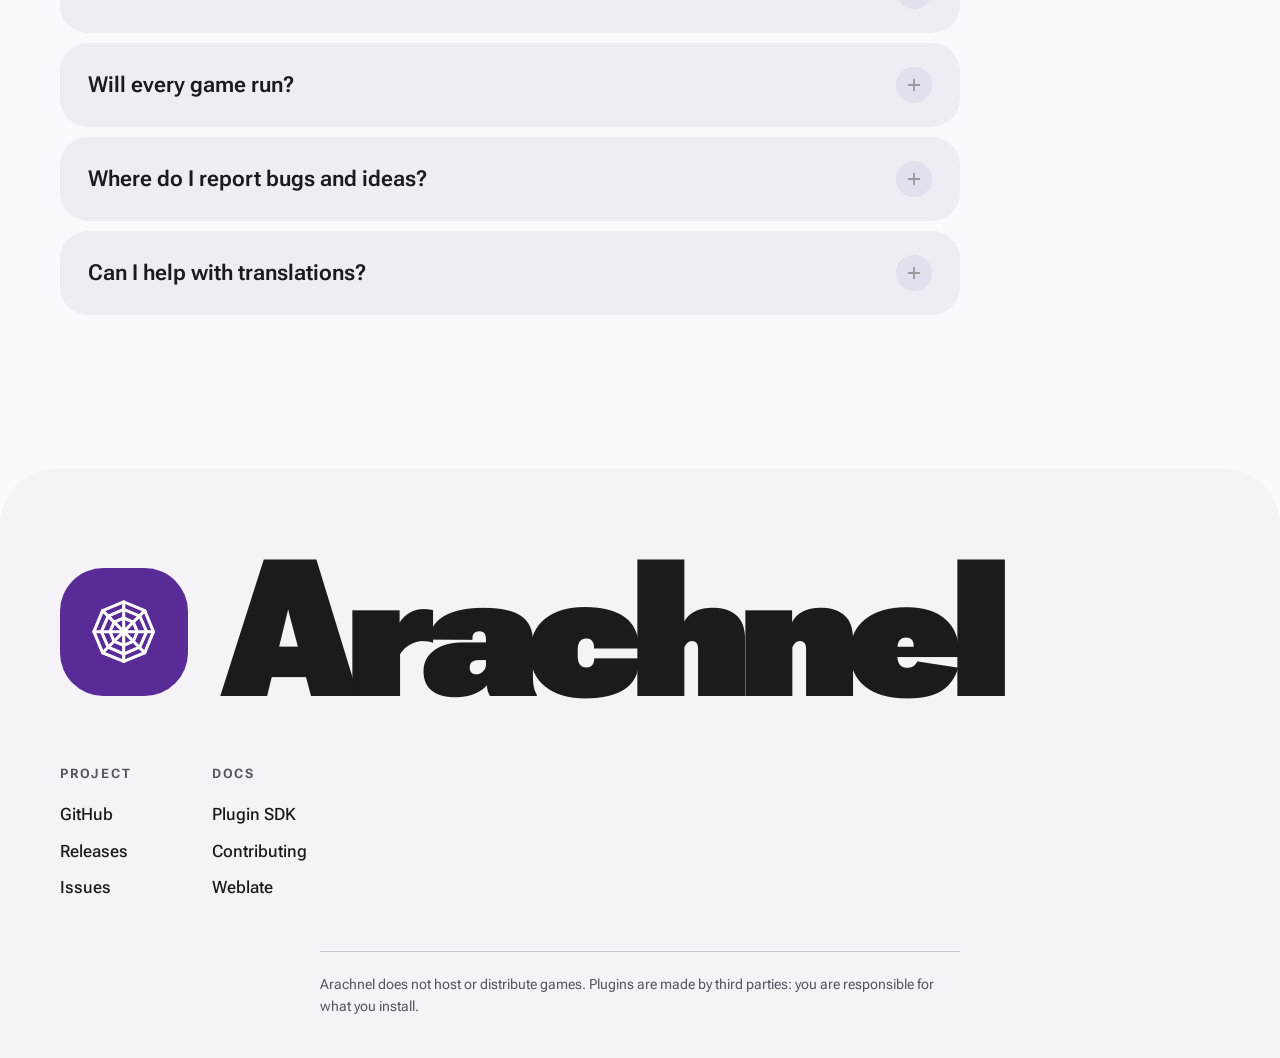
<file: en/index.html>
<!doctype html>
<html lang="en" data-theme="dark">
<head>
  <meta charset="utf-8">
  <meta name="viewport" content="width=device-width, initial-scale=1">
  <title>Arachnel: game launcher for Windows and Linux</title>
  <meta name="description" content="Arachnel is a game launcher for Windows and Linux. Pick a game, download it, hit Play. Catalog, Discover, library and plugins in Material 3 Expressive.">
  <meta name="theme-color" content="#151518">
  <link rel="canonical" href="https://arachnel.badkiko.ru/en/">
  <link rel="alternate" hreflang="ru" href="https://arachnel.badkiko.ru/">
  <link rel="alternate" hreflang="en" href="https://arachnel.badkiko.ru/en/">
  <link rel="alternate" hreflang="x-default" href="https://arachnel.badkiko.ru/">
  <meta property="og:type" content="website">
  <meta property="og:site_name" content="Arachnel">
  <meta property="og:title" content="Arachnel: game launcher">
  <meta property="og:description" content="Pick a game, download it, hit Play. For Windows and Linux.">
  <meta property="og:url" content="https://arachnel.badkiko.ru/en/">
  <meta property="og:locale" content="en_US">
  <meta property="og:image" content="https://arachnel.badkiko.ru/assets/img/catalog.webp">
  <link rel="icon" href="../assets/favicon.svg" type="image/svg+xml">
  <link rel="preload" href="../assets/fonts/roboto-flex-latin.woff2" as="font" type="font/woff2" crossorigin>
  <link rel="stylesheet" href="../styles.css">
  <script>
    // Theme before first paint (no flash). A first visit to the Russian root from a non-Russian
    // browser goes to /en/ once; after the language switch is used the choice is remembered.
    (function () {
      try {
        var t = localStorage.getItem("ara-theme");
        if (!t) t = matchMedia("(prefers-color-scheme: light)").matches ? "light" : "dark";
        document.documentElement.dataset.theme = t;
        var saved = localStorage.getItem("ara-lang");
        var isRoot = document.documentElement.lang === "ru";
        var want = saved || ((navigator.language || "en").toLowerCase().indexOf("ru") === 0 ? "ru" : "en");
        if (isRoot && want === "en" && !/[?&]nolang/.test(location.search)) location.replace("en/");
      } catch (e) {}
    })();
  </script>
</head>
<body>
  <a class="skip" href="#main" data-i18n="skip">Skip to content</a>

  <!-- ============ Navigation ============ -->
  <header class="nav" id="nav">
    <a class="brand" href="#top" aria-label="Arachnel">
      <span class="brand-mark"><svg><use href="#web"/></svg></span>
      <span class="brand-name">Arachnel</span>
    </a>
    <nav class="nav-links" aria-label="Main">
      <a href="#how" data-i18n="nav.how">How it works</a>
      <a href="#features" data-i18n="nav.features">Features</a>
      <a href="#screens" data-i18n="nav.screens">Screenshots</a>
      <a href="#plugins" data-i18n="nav.plugins">Plugins</a>
      <a href="#faq" data-i18n="nav.faq">FAQ</a>
    </nav>
    <div class="nav-actions">
      <div class="seg" role="group" aria-label="Language">
        <a class="seg-btn" href="../?nolang" hreflang="ru" data-lang="ru" aria-pressed="false">RU</a>
        <a class="seg-btn" href="./" hreflang="en" data-lang="en" aria-pressed="true">EN</a>
      </div>
      <button class="icon-btn" id="themeBtn" aria-label="Theme" title="Theme">
        <svg class="i-moon"><use href="#i-moon"/></svg><svg class="i-sun"><use href="#i-sun"/></svg>
      </button>
      <a class="btn btn-filled btn-sm nav-cta" href="#download" data-i18n="nav.download">Download</a>
    </div>
  </header>

  <main id="main">
    <!-- ============ Hero ============ -->
    <section class="hero" id="top">
      <div class="hero-bg" aria-hidden="true">
        <svg class="blob b1" data-shape="cookie9" viewBox="-1.05 -1.05 2.1 2.1"><path/></svg>
        <svg class="blob b2" data-shape="clover4" viewBox="-1.05 -1.05 2.1 2.1"><path/></svg>
        <svg class="blob b3" data-shape="burst" viewBox="-1.05 -1.05 2.1 2.1"><path/></svg>
        <svg class="web" viewBox="0 0 512 512"><use href="#web"/></svg>
      </div>

      <div class="hero-copy reveal">
        <p class="eyebrow"><span class="dot"></span><span data-i18n="hero.eyebrow">Game launcher · Windows & Linux</span></p>
        <h1 class="display"><span class="wght" data-i18n="hero.title">Pick.<br>Download.<br>Play.</span></h1>
        <p class="lead" data-i18n="hero.lead">Arachnel puts the catalog, downloads and library in one window. On Windows it just runs; on Linux the launcher fetches Proton and everything else it needs.</p>
        <div class="cta">
          <a class="btn btn-filled btn-lg" id="ctaMain" href="https://github.com/BadKiko/Arachnel/releases/latest/download/Arachnel-Setup.exe">
            <svg class="ic"><use href="#i-download"/></svg>
            <span id="ctaMainText" data-i18n="cta.win">Download for Windows</span>
          </a>
          <a class="btn btn-tonal" id="ctaAlt" href="https://github.com/BadKiko/Arachnel/releases/latest/download/Arachnel-x86_64.AppImage">
            <svg class="ic"><use href="#i-linux"/></svg>
            <span id="ctaAltText" data-i18n="cta.linux">Linux · AppImage</span>
          </a>
        </div>
        <p class="meta"><span class="chip" id="verChip">v0.2.0</span><a class="link" href="https://github.com/BadKiko/Arachnel/releases" data-i18n="cta.all">All releases</a></p>
      </div>

      <figure class="hero-shot reveal" id="tilt">
        <div class="window">
          <div class="window-bar" aria-hidden="true"><i></i><i></i><i></i><span>Arachnel</span></div>
          <img src="../assets/img/catalog.webp" width="1450" height="900" alt="Arachnel catalog: grid of games sorted by date added" data-i18n-alt="alt.catalog" fetchpriority="high">
        </div>
        <div class="float f1"><svg class="ic"><use href="#i-search"/></svg><span data-i18n="float.search">Smart search</span></div>
        <div class="float f2"><svg class="ic"><use href="#i-play"/></svg><span data-i18n="float.play">Play</span></div>
      </figure>
    </section>

    <!-- ============ Marquee ============ -->
    <div class="marquee" aria-hidden="true">
      <div class="marquee-track">
        <span data-i18n="m.catalog">Catalog</span><svg data-shape="cookie6" viewBox="-1.05 -1.05 2.1 2.1"><path/></svg>
        <span data-i18n="m.discover">Discover</span><svg data-shape="clover4" viewBox="-1.05 -1.05 2.1 2.1"><path/></svg>
        <span data-i18n="m.library">Library</span><svg data-shape="burst" viewBox="-1.05 -1.05 2.1 2.1"><path/></svg>
        <span data-i18n="m.friends">Friends</span><svg data-shape="cookie9" viewBox="-1.05 -1.05 2.1 2.1"><path/></svg>
        <span data-i18n="m.downloads">Downloads</span><svg data-shape="cookie12" viewBox="-1.05 -1.05 2.1 2.1"><path/></svg>
        <span data-i18n="m.plugins">Plugins</span><svg data-shape="clover8" viewBox="-1.05 -1.05 2.1 2.1"><path/></svg>
        <span data-i18n="m.catalog">Catalog</span><svg data-shape="cookie6" viewBox="-1.05 -1.05 2.1 2.1"><path/></svg>
        <span data-i18n="m.discover">Discover</span><svg data-shape="clover4" viewBox="-1.05 -1.05 2.1 2.1"><path/></svg>
        <span data-i18n="m.library">Library</span><svg data-shape="burst" viewBox="-1.05 -1.05 2.1 2.1"><path/></svg>
        <span data-i18n="m.friends">Friends</span><svg data-shape="cookie9" viewBox="-1.05 -1.05 2.1 2.1"><path/></svg>
        <span data-i18n="m.downloads">Downloads</span><svg data-shape="cookie12" viewBox="-1.05 -1.05 2.1 2.1"><path/></svg>
        <span data-i18n="m.plugins">Plugins</span><svg data-shape="clover8" viewBox="-1.05 -1.05 2.1 2.1"><path/></svg>
      </div>
    </div>

    <!-- ============ How ============ -->
    <section class="section" id="how">
      <header class="section-head reveal">
        <p class="eyebrow"><span class="dot"></span><span data-i18n="how.eyebrow">Plug and play</span></p>
        <h2 class="h2" data-i18n="how.title">Three steps to playing</h2>
        <p class="lead" data-i18n="how.lead">No system tweaking, no manual fiddling to get a game to start.</p>
      </header>
      <ol class="steps">
        <li class="step reveal">
          <div class="step-shape"><svg data-shape="cookie9" viewBox="-1.05 -1.05 2.1 2.1"><path/></svg><svg class="ic"><use href="#i-storefront"/></svg></div>
          <span class="step-n">01</span>
          <h3 data-i18n="how.s1.t">Pick a game</h3>
          <p data-i18n="how.s1.d">A catalog whose search forgives typos and mixes Cyrillic and Latin. Filters and sorting at hand.</p>
        </li>
        <li class="step reveal" style="--d:.08s">
          <div class="step-shape"><svg data-shape="clover4" viewBox="-1.05 -1.05 2.1 2.1"><path/></svg><svg class="ic"><use href="#i-download"/></svg></div>
          <span class="step-n">02</span>
          <h3 data-i18n="how.s2.t">Download it</h3>
          <p data-i18n="how.s2.d">Downloads with clear progress, installs into the folder you choose, game updates in your library.</p>
        </li>
        <li class="step reveal" style="--d:.16s">
          <div class="step-shape"><svg data-shape="burst" viewBox="-1.05 -1.05 2.1 2.1"><path/></svg><svg class="ic"><use href="#i-play"/></svg></div>
          <span class="step-n">03</span>
          <h3 data-i18n="how.s3.t">Hit Play</h3>
          <p data-i18n="how.s3.d">On Windows the game simply starts. On Linux Arachnel sets up Proton for you, so you never touch the system.</p>
        </li>
      </ol>
    </section>

    <!-- ============ Features (bento) ============ -->
    <section class="section" id="features">
      <header class="section-head reveal">
        <p class="eyebrow"><span class="dot"></span><span data-i18n="f.eyebrow">Features</span></p>
        <h2 class="h2" data-i18n="f.title">Everything you need, nothing you don't</h2>
      </header>
      <div class="bento">
        <article class="tile t-search reveal">
          <h3 data-i18n="f.search.t">Search that gets you</h3>
          <p data-i18n="f.search.d">Typos, the wrong keyboard layout, Cyrillic instead of Latin: search the way you think.</p>
          <div class="demo-search" aria-hidden="true">
            <div class="pill"><svg class="ic"><use href="#i-search"/></svg><span class="typed" id="typed"></span><i class="caret"></i></div>
            <div class="hits"><span class="hit">The Witcher 3</span><span class="hit">Witch It</span><span class="hit">Witchfire</span></div>
          </div>
        </article>

        <article class="tile t-discover reveal" style="--d:.06s">
          <div class="tile-img"><img src="../assets/img/discover.webp" width="1450" height="900" alt="Discover: a game with a trailer and an Up next list" data-i18n-alt="alt.discover" loading="lazy"></div>
          <h3 data-i18n="f.discover.t">Discover as a feed</h3>
          <p data-i18n="f.discover.d">One game per screen: trailer, genres, Play and Not for me.</p>
        </article>

        <article class="tile t-linux reveal" style="--d:.1s">
          <div class="tile-ic"><svg data-shape="cookie6" viewBox="-1.05 -1.05 2.1 2.1"><path/></svg><svg class="ic"><use href="#i-linux"/></svg></div>
          <h3 data-i18n="f.linux.t">Linux without pain</h3>
          <p data-i18n="f.linux.d">Proton is fetched automatically. The launcher ships as an AppImage: no packages, no dependencies.</p>
        </article>

        <article class="tile t-theme reveal" style="--d:.14s">
          <h3 data-i18n="f.theme.t">Your colors</h3>
          <p data-i18n="f.theme.d">Dark and light themes, palettes and an accent color. Try it right here.</p>
          <div class="swatches" id="swatches" role="radiogroup" aria-label="Accent"></div>
        </article>

        <article class="tile t-plugins reveal" style="--d:.18s">
          <h3 data-i18n="f.plugins.t">Sources via plugins</h3>
          <p data-i18n="f.plugins.d">There is no built-in catalog: a plugin connects a source and handles download, install and launch.</p>
          <div class="plug-row" aria-hidden="true"><span class="plug"><svg class="ic"><use href="#i-extension"/></svg>Store</span><span class="plug"><svg class="ic"><use href="#i-extension"/></svg>Files</span><span class="plug plug-add"><svg class="ic"><use href="#i-add"/></svg></span></div>
        </article>

        <article class="tile t-friends reveal" style="--d:.22s">
          <div class="avatars" aria-hidden="true"><i style="--h:265">A</i><i style="--h:20">K</i><i style="--h:150">M</i><i style="--h:330">S</i></div>
          <h3 data-i18n="f.friends.t">Friends</h3>
          <p data-i18n="f.friends.d">Add friends by code and see who is online and what they play.</p>
        </article>

        <article class="tile t-keys reveal" style="--d:.26s">
          <h3 data-i18n="f.keys.t">Keyboard-friendly</h3>
          <p data-i18n="f.keys.d">Quick search and section switching without the mouse.</p>
          <div class="keys" aria-hidden="true"><kbd>Ctrl</kbd><kbd>K</kbd><kbd>Ctrl</kbd><kbd>1…6</kbd><kbd>Esc</kbd></div>
        </article>

        <article class="tile t-lang reveal" style="--d:.3s">
          <div class="big-lang" aria-hidden="true"><span>Aa</span><span>Яя</span></div>
          <h3 data-i18n="f.lang.t">English & Русский</h3>
          <p data-i18n="f.lang.d">The interface is translated, and translations can be improved on Weblate.</p>
        </article>
      </div>
    </section>

    <!-- ============ Screens ============ -->
    <section class="section" id="screens">
      <header class="section-head reveal">
        <p class="eyebrow"><span class="dot"></span><span data-i18n="s.eyebrow">Screenshots</span></p>
        <h2 class="h2" data-i18n="s.title">Take a look inside</h2>
      </header>
      <div class="shots reveal">
        <div class="chips" role="tablist" aria-label="Screenshots" id="shotTabs">
          <button class="chip-btn" role="tab" aria-selected="true" data-shot="catalog" data-i18n="s.catalog">Catalog</button>
          <button class="chip-btn" role="tab" aria-selected="false" data-shot="filters" data-i18n="s.filters">Filters</button>
          <button class="chip-btn" role="tab" aria-selected="false" data-shot="discover" data-i18n="s.discover">Discover</button>
          <button class="chip-btn" role="tab" aria-selected="false" data-shot="settings" data-i18n="s.settings">Settings</button>
        </div>
        <div class="window big">
          <div class="window-bar" aria-hidden="true"><i></i><i></i><i></i><span>Arachnel</span></div>
          <div class="stack" id="shotStack">
            <img class="on" data-shot="catalog" src="../assets/img/catalog.webp" width="1450" height="900" alt="Arachnel catalog: grid of games sorted by date added" data-i18n-alt="alt.catalog" loading="lazy">
            <img data-shot="filters" src="../assets/img/filters.webp" width="1450" height="900" alt="Catalog filter sheet" data-i18n-alt="alt.filters" loading="lazy">
            <img data-shot="discover" src="../assets/img/discover.webp" width="1450" height="900" alt="Discover: a game with a trailer and an Up next list" data-i18n-alt="alt.discover" loading="lazy">
            <img data-shot="settings" src="../assets/img/settings.webp" width="1450" height="900" alt="Appearance settings" data-i18n-alt="alt.settings" loading="lazy">
          </div>
        </div>
        <p class="note" data-i18n="s.note">Screenshots use sample data.</p>
      </div>
    </section>

    <!-- ============ Plugins ============ -->
    <section class="section" id="plugins">
      <div class="split">
        <div class="reveal">
          <p class="eyebrow"><span class="dot"></span><span data-i18n="p.eyebrow">Plugins</span></p>
          <h2 class="h2" data-i18n="p.title">Connect a source in a minute</h2>
          <p class="lead" data-i18n="p.lead">A plugin is a small add-on for a source. It fills the catalog and handles download, install and launch.</p>
          <ol class="mini-steps">
            <li><b>1</b><span data-i18n="p.s1">Open Settings → Plugins → Plugin store</span></li>
            <li><b>2</b><span data-i18n="p.s2">Install a plugin from the list, recommended ones on top</span></li>
            <li><b>3</b><span data-i18n="p.s3">Games show up in Catalog</span></li>
          </ol>
          <div class="cta">
            <a class="btn btn-tonal" href="https://github.com/BadKiko/Arachnel/blob/master/docs/PLUGIN_SDK.md" data-i18n="p.sdk">Write your own plugin</a>
          </div>
        </div>
        <div class="reveal" style="--d:.1s">
          <div class="plug-card">
            <div class="plug-card-head"><svg class="ic"><use href="#i-storefront"/></svg><span data-i18n="p.store">Plugin store</span></div>
            <div class="plug-item"><span class="pi"><svg class="ic"><use href="#i-extension"/></svg></span><div><b data-i18n="p.i1">Game source</b><small data-i18n="p.i1d">Catalog, download, install, launch</small></div><span class="chip chip-p" data-i18n="p.rec">Recommended</span></div>
            <div class="plug-item"><span class="pi"><svg class="ic"><use href="#i-extension"/></svg></span><div><b data-i18n="p.i2">Another source</b><small data-i18n="p.i2d">Installs the same way</small></div><span class="chip" data-i18n="p.install">Install</span></div>
            <div class="plug-item"><span class="pi"><svg class="ic"><use href="#i-file"/></svg></span><div><b data-i18n="p.i3">Install from file…</b><small>.arach</small></div><span class="chip">→</span></div>
          </div>
        </div>
      </div>
    </section>

    <!-- ============ Download ============ -->
    <section class="section" id="download">
      <header class="section-head center reveal">
        <p class="eyebrow"><span class="dot"></span><span data-i18n="d.eyebrow">Download</span></p>
        <h2 class="h2" data-i18n="d.title">Arachnel for your system</h2>
        <p class="lead" data-i18n="d.lead">The latest build is always on GitHub Releases. Checksums sit next to it.</p>
      </header>
      <div class="dl-grid">
        <article class="dl reveal" id="dlWin">
          <div class="dl-shape"><svg data-shape="cookie9" viewBox="-1.05 -1.05 2.1 2.1"><path/></svg><svg class="ic"><use href="#i-windows"/></svg></div>
          <h3>Windows</h3>
          <p data-i18n="d.win">Installer for Windows 10 and 11</p>
          <a class="btn btn-filled btn-lg" href="https://github.com/BadKiko/Arachnel/releases/latest/download/Arachnel-Setup.exe"><svg class="ic"><use href="#i-download"/></svg><span data-i18n="d.getwin">Download .exe</span></a>
          <small class="size" id="sizeWin">Setup.exe</small>
        </article>
        <article class="dl reveal" id="dlLinux" style="--d:.08s">
          <div class="dl-shape"><svg data-shape="clover4" viewBox="-1.05 -1.05 2.1 2.1"><path/></svg><svg class="ic"><use href="#i-linux"/></svg></div>
          <h3>Linux</h3>
          <p data-i18n="d.linux">x86_64 AppImage: make it executable and run</p>
          <a class="btn btn-filled btn-lg" href="https://github.com/BadKiko/Arachnel/releases/latest/download/Arachnel-x86_64.AppImage"><svg class="ic"><use href="#i-download"/></svg><span data-i18n="d.getlinux">Download AppImage</span></a>
          <small class="size" id="sizeLinux">x86_64.AppImage</small>
        </article>
      </div>
      <p class="center-note reveal"><a class="link" href="https://github.com/BadKiko/Arachnel/releases/latest/download/checksums.sha256" data-i18n="d.sums">SHA-256 checksums</a> · <a class="link" href="https://github.com/BadKiko/Arachnel/releases" data-i18n="cta.all">All releases</a> · <a class="link" href="https://github.com/BadKiko/Arachnel/blob/master/CONTRIBUTING.md" data-i18n="d.build">Build from source</a></p>
    </section>

    <!-- ============ FAQ ============ -->
    <section class="section" id="faq">
      <header class="section-head reveal">
        <p class="eyebrow"><span class="dot"></span><span data-i18n="q.eyebrow">FAQ</span></p>
        <h2 class="h2" data-i18n="q.title">The short version</h2>
      </header>
      <div class="faq">
        <details class="reveal"><summary data-i18n="q.1q">Does Arachnel include a game catalog?</summary><p data-i18n="q.1a">No built-in catalog. Sources are connected through plugins: a plugin fills the Catalog and handles download, install and launch.</p></details>
        <details class="reveal"><summary data-i18n="q.2q">How does it work on Linux?</summary><p data-i18n="q.2a">The launcher fetches Proton and whatever else it needs to run games, so you don't have to set the system up by hand.</p></details>
        <details class="reveal"><summary data-i18n="q.3q">Will every game run?</summary><p data-i18n="q.3a">No. Games with DRM or anti-cheat may not work. It depends on the game and the source.</p></details>
        <details class="reveal"><summary data-i18n="q.4q">Where do I report bugs and ideas?</summary><p><span data-i18n="q.4a">On</span> <a class="link" href="https://github.com/BadKiko/Arachnel/issues">GitHub Issues</a>.</p></details>
        <details class="reveal"><summary data-i18n="q.5q">Can I help with translations?</summary><p><span data-i18n="q.5a">Yes, translations live on</span> <a class="link" href="https://hosted.weblate.org/engage/arachnel/">Weblate</a>.</p></details>
      </div>
    </section>
  </main>

  <!-- ============ Footer ============ -->
  <footer class="footer">
    <div class="foot-top">
      <div class="foot-mark"><svg><use href="#web"/></svg></div>
      <div class="foot-word" aria-hidden="true">Arachnel</div>
    </div>
    <div class="foot-cols">
      <div>
        <h4 data-i18n="ft.proj">Project</h4>
        <a href="https://github.com/BadKiko/Arachnel">GitHub</a>
        <a href="https://github.com/BadKiko/Arachnel/releases">Releases</a>
        <a href="https://github.com/BadKiko/Arachnel/issues">Issues</a>
      </div>
      <div>
        <h4 data-i18n="ft.docs">Docs</h4>
        <a href="https://github.com/BadKiko/Arachnel/blob/master/docs/PLUGIN_SDK.md">Plugin SDK</a>
        <a href="https://github.com/BadKiko/Arachnel/blob/master/CONTRIBUTING.md">Contributing</a>
        <a href="https://hosted.weblate.org/engage/arachnel/">Weblate</a>
      </div>
    </div>
    <p class="legal" data-i18n="ft.legal">Arachnel does not host or distribute games. Plugins are made by third parties: you are responsible for what you install.</p>
  </footer>

  <!-- ============ Icons ============ -->
  <svg width="0" height="0" style="position:absolute" aria-hidden="true">
    <defs>
      <symbol id="web" viewBox="0 0 512 512"><g fill="none" stroke="currentColor" stroke-width="20" stroke-linecap="round" stroke-linejoin="round"><path d="M256 256V64M256 256l136-136M256 256h192M256 256l136 136M256 256v192M256 256L120 392M256 256H64M256 256L120 120"/><path d="M256 168l62 26 26 62-26 62-62 26-62-26-26-62 26-62z"/><path d="M256 112l104 44 44 100-44 100-104 44-100-44-44-100 44-100z"/><path d="M256 64l136 56 56 136-56 136-136 56-136-56-56-136 56-136z"/></g><circle cx="256" cy="256" r="24" fill="currentColor"/></symbol>
      <symbol id="i-download" viewBox="0 -960 960 960"><path fill="currentColor" d="M480-320 280-520l56-58 104 104v-326h80v326l104-104 56 58-200 200ZM240-160q-33 0-56.5-23.5T160-240v-120h80v120h480v-120h80v120q0 33-23.5 56.5T720-160H240Z"/></symbol>
      <symbol id="i-play" viewBox="0 -960 960 960"><path fill="currentColor" d="M320-200v-560l440 280-440 280Z"/></symbol>
      <symbol id="i-search" viewBox="0 -960 960 960"><path fill="currentColor" d="M784-120 532-372q-30 24-69 38t-83 14q-109 0-184.500-75.500T120-580q0-109 75.500-184.500T380-840q109 0 184.500 75.500T640-580q0 44-14 83t-38 69l252 252-56 56ZM380-400q75 0 127.500-52.500T560-580q0-75-52.500-127.500T380-760q-75 0-127.500 52.500T200-580q0 75 52.500 127.500T380-400Z"/></symbol>
      <symbol id="i-storefront" viewBox="0 -960 960 960"><path fill="currentColor" d="M841-518v318q0 33-23.500 56.500T761-120H201q-33 0-56.500-23.500T121-200v-318q-23-21-35.500-54t-.5-72l42-136q8-26 28.500-43t47.500-17h556q27 0 47 16.500t29 43.500l42 136q12 39-.500 71.500T841-518Zm-272-42q27 0 41-18.500t11-41.500l-22-140h-78v148q0 21 14 36.500t34 15.500Zm-180 0q23 0 37.500-15.500T441-612v-148h-78l-22 140q-4 24 10.500 42t37.500 18Zm-178 0q18 0 31.500-12.500T263-603l22-157h-76l-42 142q-6 17 6.500 37.500T211-560Zm538 0q22 0 37-20t8-37l-42-143h-76l22 157q2 18 15.500 30.500T749-560ZM201-200h560v-282q-5 2-6.500 2H751q-27 0-47.500-9T663-518q-18 18-41 28t-49 10q-27 0-50.500-10T481-518q-18 18-41.500 28T389-480q-26 0-49-10t-41-28q-20 21-40.500 29.500T209-480h-8q-1 0-3-1.500t-3-.5v282Zm560 0H201h560Z"/></symbol>
      <symbol id="i-linux" viewBox="0 -960 960 960"><path fill="currentColor" d="M160-160q-33 0-56.500-23.500T80-240v-480q0-33 23.500-56.500T160-800h640q33 0 56.500 23.500T880-720v480q0 33-23.500 56.500T800-160H160Zm0-80h640v-400H160v400Zm140-40-56-56 104-104-104-104 56-56 160 160-160 160Zm180 0v-80h240v80H480Z"/></symbol>
      <symbol id="i-windows" viewBox="0 -960 960 960"><path fill="currentColor" d="M120-520v-300h340v300H120Zm0 340v-300h340v300H120Zm380-340v-300h340v300H500Zm0 340v-300h340v300H500Z"/></symbol>
      <symbol id="i-extension" viewBox="0 -960 960 960"><path fill="currentColor" d="M352-120H200q-33 0-56.500-23.500T120-200v-152q48 0 84-30.500t36-77.500q0-47-36-77.500T120-568v-152q0-33 23.500-56.500T200-800h160q0-42 29-71t71-29q42 0 71 29t29 71h160q33 0 56.500 23.500T800-720v160q42 0 71 29t29 71q0 42-29 71t-71 29v160q0 33-23.500 56.500T720-120H568q0-50-31.500-85T460-240q-45 0-76.500 35T352-120Z"/></symbol>
      <symbol id="i-add" viewBox="0 -960 960 960"><path fill="currentColor" d="M440-440H200v-80h240v-240h80v240h240v80H520v240h-80v-240Z"/></symbol>
      <symbol id="i-file" viewBox="0 -960 960 960"><path fill="currentColor" d="M240-80q-33 0-56.500-23.500T160-160v-640q0-33 23.500-56.500T240-880h320l240 240v480q0 33-23.500 56.500T720-80H240Zm280-520v-200H240v640h480v-440H520Z"/></symbol>
      <symbol id="i-moon" viewBox="0 -960 960 960"><path fill="currentColor" d="M480-120q-150 0-255-105T120-480q0-150 105-255t255-105q14 0 27.500 1t26.500 3q-41 29-65.500 75.500T444-660q0 90 63 153t153 63q55 0 101-24.500t75-65.500q2 13 3 26.500t1 27.500q0 150-105 255T480-120Z"/></symbol>
      <symbol id="i-sun" viewBox="0 -960 960 960"><path fill="currentColor" d="M480-360q50 0 85-35t35-85q0-50-35-85t-85-35q-50 0-85 35t-35 85q0 50 35 85t85 35Zm0 80q-83 0-141.500-58.500T280-480q0-83 58.500-141.500T480-680q83 0 141.500 58.500T680-480q0 83-58.500 141.500T480-280ZM80-440v-80h120v80H80Zm680 0v-80h120v80H760ZM440-760v-120h80v120h-80Zm0 680v-120h80v120h-80ZM256-676l-85-85 57-57 85 85-57 57Zm476 476-85-85 57-57 85 85-57 57ZM676-704l85-85 57 57-85 85-57-57ZM200-228l85-85 57 57-85 85-57-57Z"/></symbol>
    </defs>
  </svg>

  <script src="../app.js" defer></script>
</body>
</html>
</file>
<file: styles.css>
/* Arachnel site — Material 3 Expressive: big type, tonal surfaces, springy shapes. */

/* ---------- Fonts (Roboto Flex, variable weight + width) ---------- */
@font-face {
  font-family: 'Roboto Flex'; font-style: normal; font-weight: 100 1000; font-stretch: 25% 151%; font-display: swap;
  src: url(assets/fonts/roboto-flex-cyrillic.woff2) format('woff2');
  unicode-range: U+0301, U+0400-045F, U+0490-0491, U+04B0-04B1, U+2116;
}
@font-face {
  font-family: 'Roboto Flex'; font-style: normal; font-weight: 100 1000; font-stretch: 25% 151%; font-display: swap;
  src: url(assets/fonts/roboto-flex-latin.woff2) format('woff2');
  unicode-range: U+0000-00FF, U+0131, U+0152-0153, U+02BB-02BC, U+02C6, U+02DA, U+02DC, U+0304, U+0308, U+0329, U+2000-206F, U+20AC, U+2122, U+2191, U+2193, U+2212, U+2215, U+FEFF, U+FFFD;
}

/* ---------- Tokens ---------- */
:root {
  --h: 265;           /* accent hue, set from JS */
  --s: 70%;           /* accent saturation (0 = monochrome) */
  --spring: cubic-bezier(.34, 1.56, .64, 1);
  --spring-soft: cubic-bezier(.3, 1.25, .5, 1);
  --emph: cubic-bezier(.05, .7, .1, 1);
  --r-xs: 8px; --r-s: 12px; --r-m: 16px; --r-l: 28px; --r-xl: 40px; --r-xxl: 56px;
  --maxw: 1240px;
  --pad: clamp(18px, 4vw, 40px);
  font-family: 'Roboto Flex', system-ui, -apple-system, 'Segoe UI', Roboto, sans-serif;
  color-scheme: dark;
}
:root[data-theme="dark"] {
  --bg: #0e0e10;
  --surface: #151518;
  --s1: #1b1b1f;
  --s2: #222227;
  --s3: #2a2a30;
  --on: #ececf1;
  --on-var: #a8a8b3;
  --outline: #3b3b43;
  --primary: hsl(var(--h) var(--s) 80%);
  --on-primary: hsl(var(--h) calc(var(--s) * .6) 14%);
  --pc: hsl(var(--h) calc(var(--s) * .55) 26%);
  --on-pc: hsl(var(--h) var(--s) 90%);
  --sc: hsl(var(--h) calc(var(--s) * .22) 25%);
  --on-sc: hsl(var(--h) calc(var(--s) * .3) 90%);
  --tc: hsl(calc(var(--h) + 50) calc(var(--s) * .5) 28%);
  --shadow: 0 30px 80px -20px rgb(0 0 0 / .7);
}
:root[data-theme="light"] {
  color-scheme: light;
  --bg: #fbf9fd;
  --surface: #f5f2f8;
  --s1: #efecf3;
  --s2: #e9e6ee;
  --s3: #e2dfe8;
  --on: #1b1b1f;
  --on-var: #55555f;
  --outline: #c9c6d0;
  --primary: hsl(var(--h) calc(var(--s) * .8) 38%);
  --on-primary: #fff;
  --pc: hsl(var(--h) calc(var(--s) * 1) 90%);
  --on-pc: hsl(var(--h) var(--s) 16%);
  --sc: hsl(var(--h) calc(var(--s) * .4) 90%);
  --on-sc: hsl(var(--h) calc(var(--s) * .5) 18%);
  --tc: hsl(calc(var(--h) + 50) calc(var(--s) * .7) 88%);
  --shadow: 0 30px 70px -25px rgb(40 30 80 / .35);
}

/* ---------- Base ---------- */
*, *::before, *::after { box-sizing: border-box; }
html { overflow-x: clip; scroll-behavior: smooth; scroll-padding-top: 96px; -webkit-text-size-adjust: 100%; }
body {
  margin: 0; background: var(--bg); color: var(--on);
  font-size: 17px; line-height: 1.55; font-weight: 400;
  -webkit-font-smoothing: antialiased; text-rendering: optimizeLegibility;
  overflow-x: clip;
}
img { max-width: 100%; display: block; }
a { color: inherit; text-decoration: none; }
button { font: inherit; color: inherit; cursor: pointer; border: 0; background: none; padding: 0; }
h1, h2, h3, h4, p, ol, ul, figure { margin: 0; }
ol, ul { padding: 0; list-style: none; }
:focus-visible { outline: 3px solid var(--primary); outline-offset: 3px; border-radius: 12px; }
.skip { position: absolute; left: 16px; top: -60px; background: var(--primary); color: var(--on-primary); padding: 10px 16px; border-radius: 99px; z-index: 100; transition: top .2s; }
.skip:focus { top: 12px; }
svg.ic { width: 1.35em; height: 1.35em; flex: none; }

/* ---------- Buttons & chips ---------- */
.btn {
  --h-btn: 52px;
  display: inline-flex; align-items: center; justify-content: center; gap: 10px;
  height: var(--h-btn); padding: 0 26px; border-radius: 999px;
  font-weight: 600; font-size: 16px; letter-spacing: .1px; white-space: nowrap;
  transition: border-radius .35s var(--spring), transform .35s var(--spring), background .2s, box-shadow .3s;
}
.btn:hover { border-radius: 18px; }
.btn:active { transform: scale(.95); border-radius: 14px; }
.btn-lg { --h-btn: 60px; padding: 0 30px; font-size: 17px; }
.btn-sm { --h-btn: 40px; padding: 0 20px; font-size: 14px; }
.btn-filled { background: var(--primary); color: var(--on-primary); box-shadow: 0 8px 28px -10px hsl(var(--h) var(--s) 50% / .7); }
.btn-filled:hover { box-shadow: 0 14px 34px -10px hsl(var(--h) var(--s) 50% / .85); }
.btn-tonal { background: var(--sc); color: var(--on-sc); }
.btn-tonal:hover { background: color-mix(in srgb, var(--sc), var(--on-sc) 10%); }
.link { color: var(--primary); font-weight: 600; background: linear-gradient(currentColor, currentColor) 0 100% / 0 2px no-repeat; transition: background-size .35s var(--emph); }
.link:hover { background-size: 100% 2px; }
.chip { display: inline-flex; align-items: center; height: 32px; padding: 0 14px; border-radius: 999px; background: var(--s2); color: var(--on-var); font-size: 14px; font-weight: 600; }
.chip-p { background: var(--pc); color: var(--on-pc); }
.eyebrow { display: inline-flex; align-items: center; gap: 10px; font-size: 14px; font-weight: 700; letter-spacing: .14em; text-transform: uppercase; color: var(--primary); }
.eyebrow .dot { width: 10px; height: 10px; border-radius: 3px; background: var(--primary); transform: rotate(45deg); }
.lead { font-size: clamp(18px, 1.6vw, 21px); color: var(--on-var); max-width: 56ch; }

/* ---------- Nav ---------- */
.nav {
  position: fixed; z-index: 50; top: 14px; left: 50%; transform: translateX(-50%);
  width: min(calc(100% - 24px), var(--maxw));
  display: flex; align-items: center; gap: 14px; padding: 8px 8px 8px 16px;
  border-radius: 999px; background: color-mix(in srgb, var(--surface) 78%, transparent);
  backdrop-filter: blur(22px) saturate(1.4); -webkit-backdrop-filter: blur(22px) saturate(1.4);
  border: 1px solid color-mix(in srgb, var(--outline) 55%, transparent);
  transition: box-shadow .3s, background .3s;
}
.nav.stuck { box-shadow: 0 16px 50px -20px rgb(0 0 0 / .55); }
.brand { display: flex; align-items: center; gap: 10px; font-weight: 800; font-size: 20px; letter-spacing: -.3px; }
.brand-mark { width: 34px; height: 34px; border-radius: 50%; background: var(--pc); color: var(--on-pc); display: grid; place-items: center; transition: transform .6s var(--spring), border-radius .4s; }
.brand:hover .brand-mark { transform: rotate(60deg); border-radius: 30%; }
.brand-mark svg { width: 22px; height: 22px; }
.nav-links { display: flex; gap: 2px; margin-left: auto; }
.nav-links a { padding: 9px 16px; border-radius: 999px; font-size: 15px; font-weight: 500; color: var(--on-var); transition: background .2s, color .2s, border-radius .35s var(--spring); }
.nav-links a:hover { background: var(--s2); color: var(--on); border-radius: 14px; }
.nav-actions { display: flex; align-items: center; gap: 8px; }
.seg { display: inline-flex; gap: 2px; }
.seg-btn { display: inline-flex; align-items: center; justify-content: center; height: 40px; min-width: 46px; padding: 0 14px; background: var(--s2); color: var(--on-var); font-weight: 700; font-size: 13px; letter-spacing: .06em; transition: all .35s var(--spring); }
.seg-btn:first-child { border-radius: 999px 8px 8px 999px; }
.seg-btn:last-child { border-radius: 8px 999px 999px 8px; }
.seg-btn[aria-pressed="true"] { background: var(--sc); color: var(--on-sc); border-radius: 999px; min-width: 54px; }
.icon-btn { width: 40px; height: 40px; border-radius: 50%; background: var(--s2); display: grid; place-items: center; transition: border-radius .35s var(--spring), transform .35s var(--spring); }
.icon-btn:hover { border-radius: 14px; }
.icon-btn:active { transform: scale(.9); }
.icon-btn svg { width: 22px; height: 22px; grid-area: 1 / 1; transition: transform .5s var(--spring), opacity .25s; }
:root[data-theme="dark"] .i-sun { transform: rotate(-90deg) scale(.4); opacity: 0; }
:root[data-theme="light"] .i-moon { transform: rotate(90deg) scale(.4); opacity: 0; }

/* ---------- Layout helpers ---------- */
.section { max-width: var(--maxw); margin: 0 auto; padding: clamp(72px, 11vw, 150px) var(--pad) 0; }
.section-head { display: grid; gap: 18px; margin-bottom: clamp(32px, 5vw, 64px); }
.section-head.center { text-align: center; justify-items: center; }
.h2 { font-size: clamp(38px, 6vw, 84px); line-height: 1.02; font-weight: 800; letter-spacing: -.035em; font-stretch: 110%; max-width: 18ch; }
.section-head.center .h2 { max-width: 20ch; }
.display { font-size: clamp(56px, 7.4vw, 118px); line-height: .94; font-weight: 900; letter-spacing: -.022em; font-stretch: 88%; }
.display .wght { display: inline-block; transition: font-stretch .8s var(--spring), letter-spacing .8s var(--spring); }
.hero-copy:hover .display .wght { font-stretch: 108%; letter-spacing: -.03em; }

/* ---------- Hero ---------- */
.hero { position: relative; max-width: var(--maxw); margin: 0 auto; padding: clamp(110px, 13vw, 170px) var(--pad) 0; display: grid; grid-template-columns: minmax(0, 1fr); gap: 56px; }
@media (min-width: 1000px) { .hero { grid-template-columns: minmax(0, .95fr) minmax(0, 1.05fr); align-items: center; } }
.hero-copy { display: grid; gap: 26px; position: relative; z-index: 2; }
.hero .cta { display: flex; flex-wrap: wrap; gap: 14px; }
.meta { display: flex; align-items: center; gap: 16px; color: var(--on-var); font-size: 15px; }
.hero-bg { position: absolute; inset: 0; pointer-events: none; z-index: 0; overflow: visible; }
.hero-bg .blob { position: absolute; fill: var(--pc); opacity: .7; }
.hero-bg .b1 { width: min(46vw, 560px); right: -8%; top: 4%; animation: spin 60s linear infinite; }
.hero-bg .b2 { width: min(22vw, 240px); left: -4%; bottom: -8%; fill: var(--tc); opacity: .55; animation: spin 40s linear infinite reverse; }
.hero-bg .b3 { width: min(14vw, 150px); right: 38%; top: 6%; fill: var(--sc); animation: spin 30s linear infinite; }
.hero-bg .web { position: absolute; width: min(70vw, 820px); left: -12%; top: -6%; color: var(--outline); opacity: .35; animation: spin 140s linear infinite; }
@keyframes spin { to { transform: rotate(360deg); } }
.hero-shot { position: relative; z-index: 1; perspective: 1400px; }
.window { border-radius: var(--r-l); background: var(--surface); border: 1px solid var(--outline); overflow: hidden; box-shadow: var(--shadow); transform-style: preserve-3d; transition: transform .5s var(--emph); }
.window-bar { display: flex; align-items: center; gap: 7px; height: 38px; padding: 0 16px; background: var(--s1); color: var(--on-var); font-size: 13px; font-weight: 600; }
.window-bar i { width: 11px; height: 11px; border-radius: 50%; background: var(--s3); }
.window-bar span { margin: 0 auto; transform: translateX(-24px); }
.window img { width: 100%; height: auto; aspect-ratio: 1450 / 900; background: var(--s1); }
.float { position: absolute; display: flex; align-items: center; gap: 10px; padding: 12px 20px 12px 16px; border-radius: 999px; background: var(--primary); color: var(--on-primary); font-weight: 700; font-size: 15px; box-shadow: 0 18px 40px -12px rgb(0 0 0 / .55); animation: bob 5s ease-in-out infinite; }
.float.f1 { left: -30px; top: -2%; }
.float.f2 { right: -14px; bottom: 12%; background: var(--tc); color: var(--on-pc); animation-delay: -2.4s; }
@keyframes bob { 50% { transform: translateY(-12px); } }
@media (max-width: 700px) { .float { display: none; } }

/* ---------- Marquee ---------- */
.marquee { margin-top: clamp(70px, 10vw, 130px); overflow: hidden; border-block: 1px solid var(--outline); background: var(--surface); }
.marquee-track { display: flex; align-items: center; gap: 36px; width: max-content; padding: 22px 0; animation: marquee 38s linear infinite; font-size: clamp(30px, 5vw, 64px); font-weight: 800; letter-spacing: -.03em; font-stretch: 112%; }
.marquee:hover .marquee-track { animation-play-state: paused; }
.marquee-track svg { width: 44px; height: 44px; flex: none; fill: var(--primary); }
.marquee-track svg:nth-of-type(even) { fill: var(--tc); }
@keyframes marquee { to { transform: translateX(-50%); } }

/* ---------- Steps ---------- */
.steps { display: grid; gap: 18px; grid-template-columns: 1fr; }
@media (min-width: 860px) { .steps { grid-template-columns: repeat(3, 1fr); } }
.step { position: relative; display: grid; gap: 12px; padding: 34px; border-radius: var(--r-xl); background: var(--s1); overflow: hidden; transition: transform .5s var(--spring), border-radius .5s var(--spring), background .3s; }
.step:hover { transform: translateY(-8px) rotate(-.6deg); border-radius: var(--r-l) var(--r-xxl) var(--r-l) var(--r-xxl); background: var(--s2); }
.step-shape { position: relative; width: 84px; height: 84px; display: grid; place-items: center; margin-bottom: 14px; }
.step-shape svg:first-child { position: absolute; inset: 0; width: 100%; height: 100%; fill: var(--pc); transition: transform .8s var(--spring); }
.step:hover .step-shape svg:first-child { transform: rotate(80deg) scale(1.08); }
.step-shape .ic { position: relative; width: 36px; height: 36px; color: var(--on-pc); }
.step-n { position: absolute; right: 26px; top: 18px; font-size: 86px; line-height: 1; font-weight: 900; letter-spacing: -.05em; color: var(--s3); }
.step h3 { font-size: 28px; font-weight: 700; letter-spacing: -.02em; }
.step p { color: var(--on-var); }

/* ---------- Bento ---------- */
.bento { display: grid; gap: 16px; grid-template-columns: repeat(2, 1fr); }
@media (min-width: 900px) { .bento { grid-template-columns: repeat(6, 1fr); grid-auto-rows: minmax(250px, auto); } }
.tile { position: relative; display: flex; flex-direction: column; gap: 10px; padding: 28px; border-radius: var(--r-xl); background: var(--s1); overflow: hidden; transition: transform .5s var(--spring), border-radius .5s var(--spring); }
.tile:hover { transform: translateY(-6px); border-radius: var(--r-l) var(--r-xxl) var(--r-l) var(--r-xxl); }
.tile h3 { font-size: clamp(22px, 2.2vw, 30px); font-weight: 700; letter-spacing: -.02em; line-height: 1.1; }
.tile p { color: var(--on-var); font-size: 16px; max-width: 42ch; }
@media (max-width: 899px) { .bento .tile { grid-column: span 2 !important; } .t-linux, .t-friends, .t-keys, .t-lang { grid-column: span 1 !important; } }
@media (min-width: 900px) {
  .t-search { grid-column: span 3; }
  .t-discover { grid-column: span 3; grid-row: span 2; }
  .t-linux { grid-column: span 3; }
  .t-theme { grid-column: span 2; }
  .t-plugins { grid-column: span 2; }
  .t-friends { grid-column: span 2; }
  .t-keys { grid-column: span 3; }
  .t-lang { grid-column: span 3; }
}
.t-search { background: var(--pc); } .t-search h3 { color: var(--on-pc); } .t-search p { color: color-mix(in srgb, var(--on-pc) 78%, transparent); }
.t-linux { background: var(--sc); } .t-linux h3 { color: var(--on-sc); } .t-linux p { color: color-mix(in srgb, var(--on-sc) 75%, transparent); }
.t-theme { background: var(--tc); } .t-theme h3 { color: var(--on-pc); } .t-theme p { color: color-mix(in srgb, var(--on-pc) 80%, transparent); }
.demo-search { margin-top: auto; display: grid; gap: 12px; }
.pill { display: flex; align-items: center; gap: 10px; height: 54px; padding: 0 20px; border-radius: 999px; background: var(--bg); color: var(--on); font-weight: 500; font-size: 18px; }
.pill .ic { color: var(--on-var); }
.caret { width: 2px; height: 22px; background: var(--primary); animation: blink 1s steps(2) infinite; }
@keyframes blink { 50% { opacity: 0; } }
.hits { display: flex; flex-wrap: wrap; gap: 8px; }
.hit { padding: 8px 14px; border-radius: 999px; background: color-mix(in srgb, var(--bg) 55%, transparent); color: var(--on-pc); font-size: 14px; font-weight: 600; }
.tile-img { margin: -28px -28px 10px; height: 330px; overflow: hidden; border-bottom: 1px solid var(--outline); }
.tile-img img { width: 100%; height: 100%; object-fit: cover; object-position: 50% 0; transition: transform 1s var(--emph); }
.t-discover:hover .tile-img img { transform: scale(1.05); }
.t-discover { min-height: 420px; }
.tile-ic { position: relative; width: 78px; height: 78px; display: grid; place-items: center; margin-bottom: 12px; }
.tile-ic svg:first-child { position: absolute; inset: 0; width: 100%; height: 100%; fill: var(--primary); transition: transform .8s var(--spring); }
.tile:hover .tile-ic svg:first-child { transform: rotate(90deg); }
.tile-ic .ic { position: relative; width: 34px; height: 34px; color: var(--on-primary); }
.swatches { margin-top: auto; display: flex; flex-wrap: wrap; gap: 10px; }
.sw { width: 40px; height: 40px; border-radius: 50%; border: 0; background: hsl(var(--sh) var(--ss) 70%); position: relative; transition: border-radius .4s var(--spring), transform .4s var(--spring); }
.sw:hover { border-radius: 14px; transform: scale(1.08); }
.sw[aria-checked="true"] { border-radius: 14px; outline: 3px solid var(--on-pc); outline-offset: 2px; }
.sw[aria-checked="true"]::after { content: ""; position: absolute; inset: 0; margin: auto; width: 14px; height: 8px; border-left: 3px solid #111; border-bottom: 3px solid #111; transform: translateY(-2px) rotate(-45deg); }
.plug-row { margin-top: auto; display: flex; flex-wrap: wrap; gap: 8px; }
.plug { display: inline-flex; align-items: center; gap: 8px; height: 40px; padding: 0 16px; border-radius: 14px 999px 999px 14px; background: var(--s3); font-weight: 600; font-size: 15px; }
.plug-add { background: var(--primary); color: var(--on-primary); padding: 0 12px; border-radius: 999px; }
.avatars { display: flex; margin-bottom: 8px; }
.avatars i { width: 52px; height: 52px; margin-right: -12px; border-radius: 50%; display: grid; place-items: center; font-style: normal; font-weight: 800; background: hsl(var(--h) 55% 32%); background: hsl(var(--h) 55% calc(30% + var(--n, 0) * 1%)); color: #fff; border: 3px solid var(--s1); }
.avatars i { background: hsl(var(--h) 50% 36%); }
.avatars i:nth-child(1) { background: hsl(265 50% 40%); } .avatars i:nth-child(2) { background: hsl(20 60% 42%); } .avatars i:nth-child(3) { background: hsl(150 45% 32%); } .avatars i:nth-child(4) { background: hsl(330 50% 42%); }
.keys { margin-top: auto; display: flex; flex-wrap: wrap; gap: 8px; }
kbd { font: inherit; font-weight: 700; font-size: 15px; min-width: 44px; height: 44px; padding: 0 14px; border-radius: 12px; display: inline-grid; place-items: center; background: var(--s3); border-bottom: 4px solid var(--outline); transition: transform .2s var(--spring); }
.t-keys:hover kbd { transform: translateY(-3px); }
.big-lang { display: flex; gap: 10px; margin-bottom: 8px; }
.big-lang span { width: 76px; height: 76px; border-radius: 28px; display: grid; place-items: center; font-size: 30px; font-weight: 800; background: var(--pc); color: var(--on-pc); transition: border-radius .5s var(--spring), transform .5s var(--spring); }
.big-lang span:nth-child(2) { background: var(--tc); border-radius: 50%; }
.t-lang:hover .big-lang span:nth-child(1) { border-radius: 50%; transform: rotate(-8deg); }
.t-lang:hover .big-lang span:nth-child(2) { border-radius: 28px; transform: rotate(8deg); }

/* ---------- Screens ---------- */
.shots { display: grid; gap: 22px; justify-items: center; }
.chips { display: flex; flex-wrap: wrap; justify-content: center; gap: 2px; }
.chip-btn { height: 44px; padding: 0 22px; background: var(--s2); color: var(--on-var); font-weight: 600; font-size: 15px; transition: all .4s var(--spring); }
.chip-btn:first-child { border-radius: 999px 10px 10px 999px; } .chip-btn:last-child { border-radius: 10px 999px 999px 10px; } .chip-btn:not(:first-child):not(:last-child) { border-radius: 10px; }
.chip-btn:hover { background: var(--s3); }
.chip-btn[aria-selected="true"] { background: var(--sc); color: var(--on-sc); border-radius: 999px; padding: 0 28px; }
.window.big { width: min(100%, 1100px); }
.stack { position: relative; aspect-ratio: 1450 / 900; background: var(--s1); }
.stack img { position: absolute; inset: 0; width: 100%; height: 100%; opacity: 0; transform: scale(1.03); filter: blur(8px); transition: opacity .6s var(--emph), transform .8s var(--emph), filter .6s var(--emph); }
.stack img.on { opacity: 1; transform: none; filter: none; }
.note { color: var(--on-var); font-size: 14px; }

/* ---------- Plugins ---------- */
.split { display: grid; gap: 48px; align-items: center; grid-template-columns: 1fr; }
@media (min-width: 960px) { .split { grid-template-columns: 1.05fr .95fr; gap: 80px; } }
.split > div:first-child { display: grid; gap: 24px; justify-items: start; }
.mini-steps { display: grid; gap: 14px; }
.mini-steps li { display: flex; align-items: center; gap: 16px; font-size: 18px; }
.mini-steps b { flex: none; width: 40px; height: 40px; display: grid; place-items: center; border-radius: 14px 50% 50% 50%; background: var(--primary); color: var(--on-primary); }
.plug-card { padding: 22px; border-radius: var(--r-xl); background: var(--s1); border: 1px solid var(--outline); box-shadow: var(--shadow); display: grid; gap: 10px; transform: rotate(1.4deg); transition: transform .6s var(--spring); }
.plug-card:hover { transform: rotate(0) scale(1.02); }
.plug-card-head { display: flex; align-items: center; gap: 10px; padding: 6px 10px 12px; font-size: 20px; font-weight: 700; }
.plug-item { display: flex; align-items: center; gap: 14px; padding: 14px 16px; border-radius: var(--r-l); background: var(--s2); transition: border-radius .4s var(--spring); }
.plug-item:hover { border-radius: 14px 40px 14px 40px; }
.plug-item > div { flex: 1; display: grid; }
.plug-item small { color: var(--on-var); font-size: 14px; }
.pi { width: 46px; height: 46px; border-radius: 16px; background: var(--pc); color: var(--on-pc); display: grid; place-items: center; }

/* ---------- Download ---------- */
.dl-grid { display: grid; gap: 18px; grid-template-columns: 1fr; max-width: 980px; margin: 0 auto; }
@media (min-width: 760px) { .dl-grid { grid-template-columns: 1fr 1fr; } }
.dl { position: relative; display: grid; gap: 14px; justify-items: start; padding: 38px; border-radius: var(--r-xxl); background: var(--s1); overflow: hidden; transition: transform .5s var(--spring), border-radius .6s var(--spring), box-shadow .4s; }
.dl:hover { transform: translateY(-8px); border-radius: var(--r-l) var(--r-xxl) var(--r-l) var(--r-xxl); box-shadow: var(--shadow); }
.dl.pick { background: var(--pc); outline: 3px solid var(--primary); outline-offset: -3px; }
.dl.pick h3, .dl.pick p, .dl.pick .size { color: var(--on-pc); }
.dl h3 { font-size: 40px; font-weight: 800; letter-spacing: -.03em; font-stretch: 110%; }
.dl p { color: var(--on-var); max-width: 30ch; }
.dl-shape { position: relative; width: 92px; height: 92px; display: grid; place-items: center; margin-bottom: 6px; }
.dl-shape svg:first-child { position: absolute; inset: 0; width: 100%; height: 100%; fill: var(--primary); animation: spin 28s linear infinite; }
.dl-shape .ic { position: relative; width: 40px; height: 40px; color: var(--on-primary); }
.size { color: var(--on-var); font-size: 14px; }
.center-note { text-align: center; margin-top: 32px; color: var(--on-var); }

/* ---------- FAQ ---------- */
.faq { display: grid; gap: 10px; max-width: 900px; }
.faq details { border-radius: var(--r-l); background: var(--s1); padding: 0 28px; transition: border-radius .4s var(--spring), background .3s; }
.faq details[open] { background: var(--s2); border-radius: var(--r-xl); }
.faq summary { list-style: none; cursor: pointer; display: flex; justify-content: space-between; align-items: center; gap: 20px; padding: 24px 0; font-size: clamp(18px, 2vw, 22px); font-weight: 600; }
.faq summary::-webkit-details-marker { display: none; }
.faq summary::after { content: ""; flex: none; width: 36px; height: 36px; border-radius: 50%; background: var(--sc) url("data:image/svg+xml,%3Csvg xmlns='http://www.w3.org/2000/svg' viewBox='0 0 24 24' fill='none' stroke='%23999' stroke-width='2.4' stroke-linecap='round'%3E%3Cpath d='M12 5v14M5 12h14'/%3E%3C/svg%3E") center/18px no-repeat; transition: transform .5s var(--spring), border-radius .4s var(--spring); }
.faq details[open] summary::after { transform: rotate(135deg); border-radius: 12px; }
.faq details p { padding: 0 0 26px; color: var(--on-var); max-width: 62ch; }

/* ---------- Footer ---------- */
.footer { margin-top: clamp(90px, 12vw, 170px); padding: clamp(40px, 6vw, 80px) var(--pad) 40px; background: var(--surface); border-radius: var(--r-xxl) var(--r-xxl) 0 0; overflow: hidden; }
.footer > * { max-width: calc(var(--maxw) - 2 * var(--pad)); margin-inline: auto; }
.foot-top { display: flex; align-items: center; gap: clamp(14px, 3vw, 34px); }
.foot-mark { flex: none; width: clamp(54px, 10vw, 130px); aspect-ratio: 1; border-radius: 34%; background: var(--primary); color: var(--on-primary); display: grid; place-items: center; transition: transform .8s var(--spring), border-radius .6s var(--spring); }
.foot-top:hover .foot-mark { transform: rotate(90deg); border-radius: 50%; }
.foot-mark svg { width: 62%; height: 62%; }
.foot-word { font-size: clamp(54px, 15vw, 210px); line-height: .9; font-weight: 900; letter-spacing: -.05em; font-stretch: 100%; transition: font-stretch .9s var(--spring); }
.foot-top:hover .foot-word { font-stretch: 130%; }
.foot-cols { display: flex; flex-wrap: wrap; gap: 24px 80px; margin-top: 46px; }
.foot-cols h4 { margin-bottom: 12px; font-size: 13px; letter-spacing: .14em; text-transform: uppercase; color: var(--on-var); }
.foot-cols a { display: block; padding: 5px 0; font-weight: 500; }
.foot-cols a:hover { color: var(--primary); }
.legal { margin-top: 46px; padding-top: 22px; border-top: 1px solid var(--outline); color: var(--on-var); font-size: 14px; max-width: 80ch; }

/* ---------- Reveal ---------- */
.reveal { opacity: 0; transform: translateY(34px) scale(.98); transition: opacity .7s var(--emph) var(--d, 0s), transform .9s var(--spring-soft) var(--d, 0s); }
.reveal.in { opacity: 1; transform: none; }
.js-off .reveal { opacity: 1; transform: none; }

@media (max-width: 860px) {
  .nav-links { display: none; }
  .nav { padding-left: 12px; }
  .nav-actions { margin-left: auto; }
  .nav-cta { display: none; }
}
@media (max-width: 520px) {
  body { font-size: 16px; }
  .brand-name { display: none; }
  .btn-lg { --h-btn: 58px; padding: 0 26px; font-size: 16px; }
  .hero .cta .btn { flex: 1 1 100%; }
  .tile, .step, .dl { padding: 24px; }
  .step-n { font-size: 64px; }
}
@media (prefers-reduced-motion: reduce) {
  *, *::before, *::after { animation: none !important; transition-duration: .01ms !important; scroll-behavior: auto !important; }
  .reveal { opacity: 1; transform: none; }
}

@media (max-width: 520px) {
  .plug-item .chip:not(.chip-p) { display: none; }
  .plug-card { transform: none; padding: 16px; }
}
</file>
